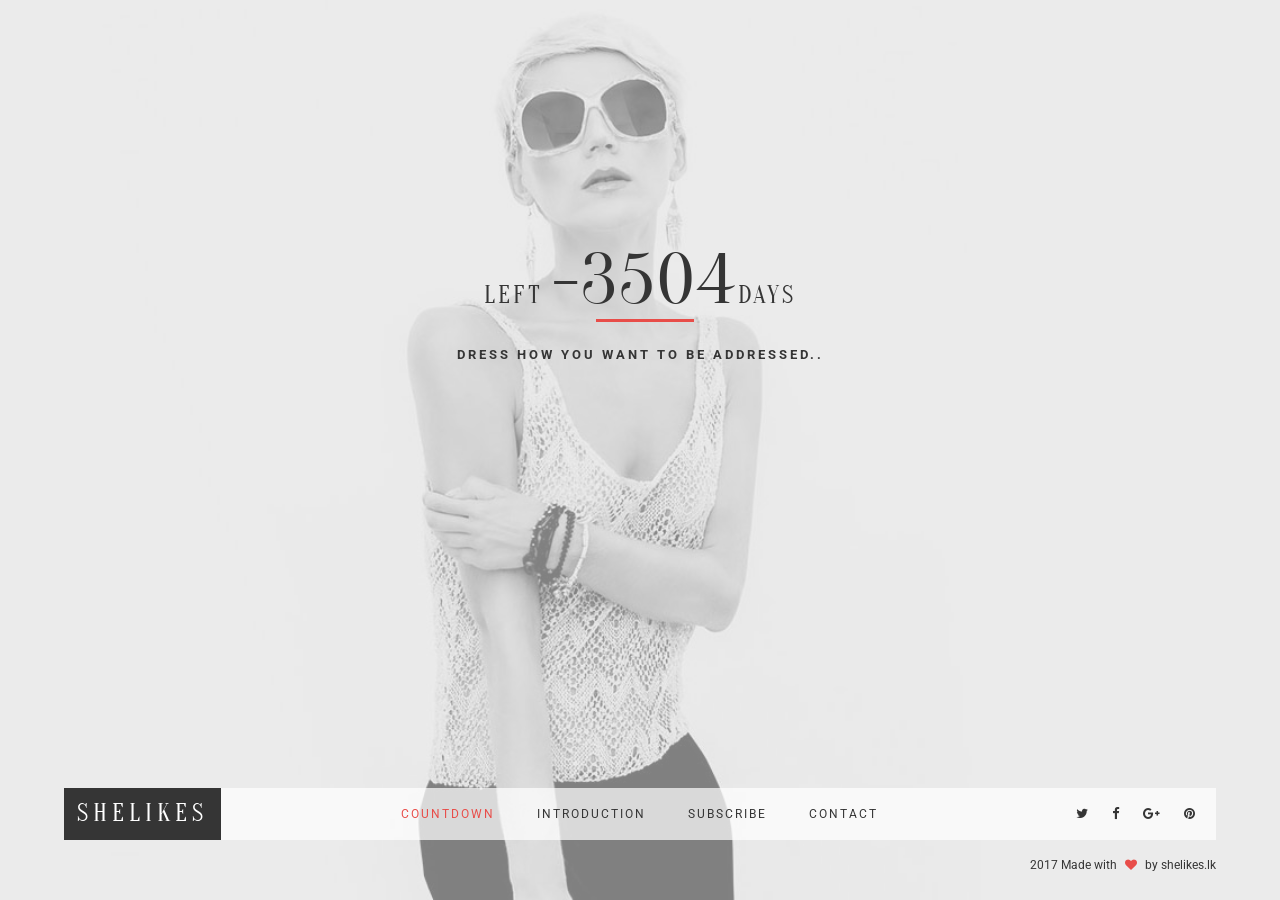
<file: index.html>
<!DOCTYPE HTML>

<html>
<head>
<meta name="viewport" content="width=device-width, initial-scale=1, maximum-scale=1" />
<meta charset="utf-8">

<!-- Description, Keywords and Author -->

<meta name="description" content="">
<meta name="author" content="">
<title>:: Shelikes ::</title>
<link rel="shortcut icon" href="images/favicon.ico" type="image/x-icon">

<!-- style -->

<link href="css/style.css" rel="stylesheet">

<!-- style -->

<!-- bootstrap -->

<link href="css/bootstrap.min.css" rel="stylesheet">

<!-- responsive -->

<link href="css/responsive.css" rel="stylesheet">

<!-- font-awesome -->

<link href="css/font-awesome.min.css" rel="stylesheet">

<!-- font-awesome -->

</head>

<body>

<!-- main-wrapper-iamge -->

<main id="main" role="main-wrapper-iamge">
  <div class="over-bg-color"> 
    
    <!-- container -->
    
    <div class="container"> 
      
      <!-- tab-content -->
      
      <div class="tab-content text-center"> 
        
        <!-- Countdown -->
        
        <section id="home" class="tab-pane fade in active">
          <article role="countdown" class="countdown-pan">
            <div id="countdown" class="text-center"></div>
            <p>Dress how you want to be addressed..</p>
          </article>
        </section>
        
        <!-- Countdown --> 
        
        <!-- introduction -->
        
        <section id="menu1" class="tab-pane fade">
          <article role="introduction" class="introduction-pan">
            <header class="page-title">
              <h2>Our Introduction</h2>
            </header>
            <p>At shelikes, WE ARE COMMITTED TO BEING the LEADER IN THE women's FASHION INDUSTRY in town  </br>
We deliver products and services of uncompromising quality and integrity consistent with our brand and our image. </br>
We are committed to listening and responding to the needs of our customers, associates, and business partners, and to honoring their individual values. </p>
            
            <!-- services -->
            
            <ul role="services">
              <li> <i class="fa fa-shopping-bag" aria-hidden="true"></i>
                <h6>apparels</h6>
                <p>Shop to be on trend, styled with elegance <br/>
                 and have a collection to fit any</p>
              </li>
              <li> <i class="fa fa-shopping-bag" aria-hidden="true"></i>
                <h6>accessories</h6>
                <p>shop a great selection of accessories <br/>
                and designer bags, clutches…</p>
              </li>
              <li> <i class="fa fa-shopping-bag" aria-hidden="true"></i>
                <h6>Foot wear </h6>
                <p>Shop our selection of most fashionable Footwear <br/>
                 including boots and shoes</p>
              </li>
            </ul>
            
            <!-- services --> 
            
          </article>
        </section>
        
        <!-- introduction --> 
        
        <!-- Subscribe -->
        
        <section id="menu2" class="tab-pane fade">
          <article role="subscribe" class="subscribe-pan">
            <header class="page-title">
              <h2>Subscribe to Us</h2>
            </header>
            <div class="ntify_form">
              <form method="post" action="php/subscribe.php" name="subscribeform" id="subscribeform">
                <input name="email" type="email" id="subemail" placeholder="Enter Your Email...">
                <label>
                  <input name="" type="submit" class="button-icon">
                  <i class="fa fa-paper-plane" aria-hidden="true"></i> </label>
              </form>
              
              <!-- subscribe message -->
              
              <div id="mesaj"></div>
              
              <!-- subscribe message --> 
              
            </div>
            <p>Please enter your email below and we'll let you know once<br/>
              we're up and running.</p>
          </article>
        </section>
        
        <!-- Subscribe --> 
        
        <!-- Contact -->
        
        <section id="menu3" class="tab-pane fade">
          <article role="contact" class="contact-pan">
            <header class="page-title">
              <h2>Stay in touch with us</h2>
            </header>
            <h3><a href="mailto:Contact@shelikes.lk">Contact @ shelikes.lk</a></h3>
            <ul>
              <li><i class="fa fa-map-marker" aria-hidden="true"></i> 
99 Hospital Rd, Kalubowila Dehiwala Sri lanka</li>
              <li><i class="fa fa-phone" aria-hidden="true"></i> <a href="tel:1-212-290-4700">+94-77-7477-337</a></li>
            </ul>
          </article>
        </section>
      </div>
      
      <!-- tab-content --> 
      
    </div>
    
    <!-- container --> 
    
    <!-- header -->
    
    <header role="header">
      <hgroup> 
        
        <!-- logog -->
        
        <h1> <a href="#" title="Shelikes">Shelikes</a> </h1>
        
        <!-- logog --> 
        
        <!-- nav -->
        
        <nav role="nav" id="header-nav" class="nav navy">
          <ul class="nav nav-tabs">
            <li class="active"><a data-toggle="tab" href="#home" title="Countdown">Countdown</a></li>
            <li><a data-toggle="tab" href="#menu1" title="Introduction">introduction</a></li>
            <li><a data-toggle="tab" href="#menu2" title="Subscribe">Subscribe</a></li>
            <li><a data-toggle="tab" href="#menu3" title="Contact">Contact</a></li>
          </ul>
          <div role="socil-icons" class="mobile-social">
            <li><a href="#" target="_blank" title="twitter"><i class="fa fa-twitter" aria-hidden="true"></i></a></li>
            <li><a href="#" target="_blank" title="facebook"><i class="fa fa-facebook" aria-hidden="true"></i></a></li>
            <li><a href="#" target="_blank" title="google-plus"><i class="fa fa-google-plus" aria-hidden="true"></i></a></li>
            <li><a href="#" target="_blank" title="pinterest"><i class="fa fa-pinterest" aria-hidden="true"></i></a></li>
          </div>
        </nav>
        
        <!-- nav --> 
        
        <!-- Socil Icon -->
        
        <ul role="socil-icons" class="desk-social">
          <li><a href="#" target="_blank" title="twitter"><i class="fa fa-twitter" aria-hidden="true"></i></a></li>
          <li><a href="https://www.facebook.com/Shelikes-784633324918705/" target="_blank" title="facebook"><i class="fa fa-facebook" aria-hidden="true"></i></a></li>
          <li><a href="#" target="_blank" title="google-plus"><i class="fa fa-google-plus" aria-hidden="true"></i></a></li>
          <li><a href="#" target="_blank" title="pinterest"><i class="fa fa-pinterest" aria-hidden="true"></i></a></li>
        </ul>
        
        <!-- Socil Icon --> 
        
      </hgroup>
      <footer class="desk">
        <p> 2017 Made with <i class="fa fa-heart" aria-hidden="true"></i> by shelikes.lk</p>
      </footer>
    </header>
    
    <!-- header -->
    
    <footer class="mobile">
      <p>2017 Made with  <i class="fa fa-heart" aria-hidden="true"></i>  by shelikes.lk</p>
    </footer>
  </div>
</main>

<!-- jQuery (necessary for Bootstrap's JavaScript plugins) --> 

<script src="js/jquery.min.js" type="text/javascript"></script> 

<!-- custom --> 

<script src="js/custom.js" type="text/javascript"></script> 
<script src="js/nav-custom.js" type="text/javascript"></script> 

<!-- Include all compiled plugins (below), or include individual files as needed --> 

<script src="js/bootstrap.min.js" type="text/javascript"></script> 

<!-- jquery.countdown --> 

<script src="js/countdown-js.js" type="text/javascript"></script> 
<script src="js/html5shiv.js" type="text/javascript"></script>
</body>
</html>
</file>
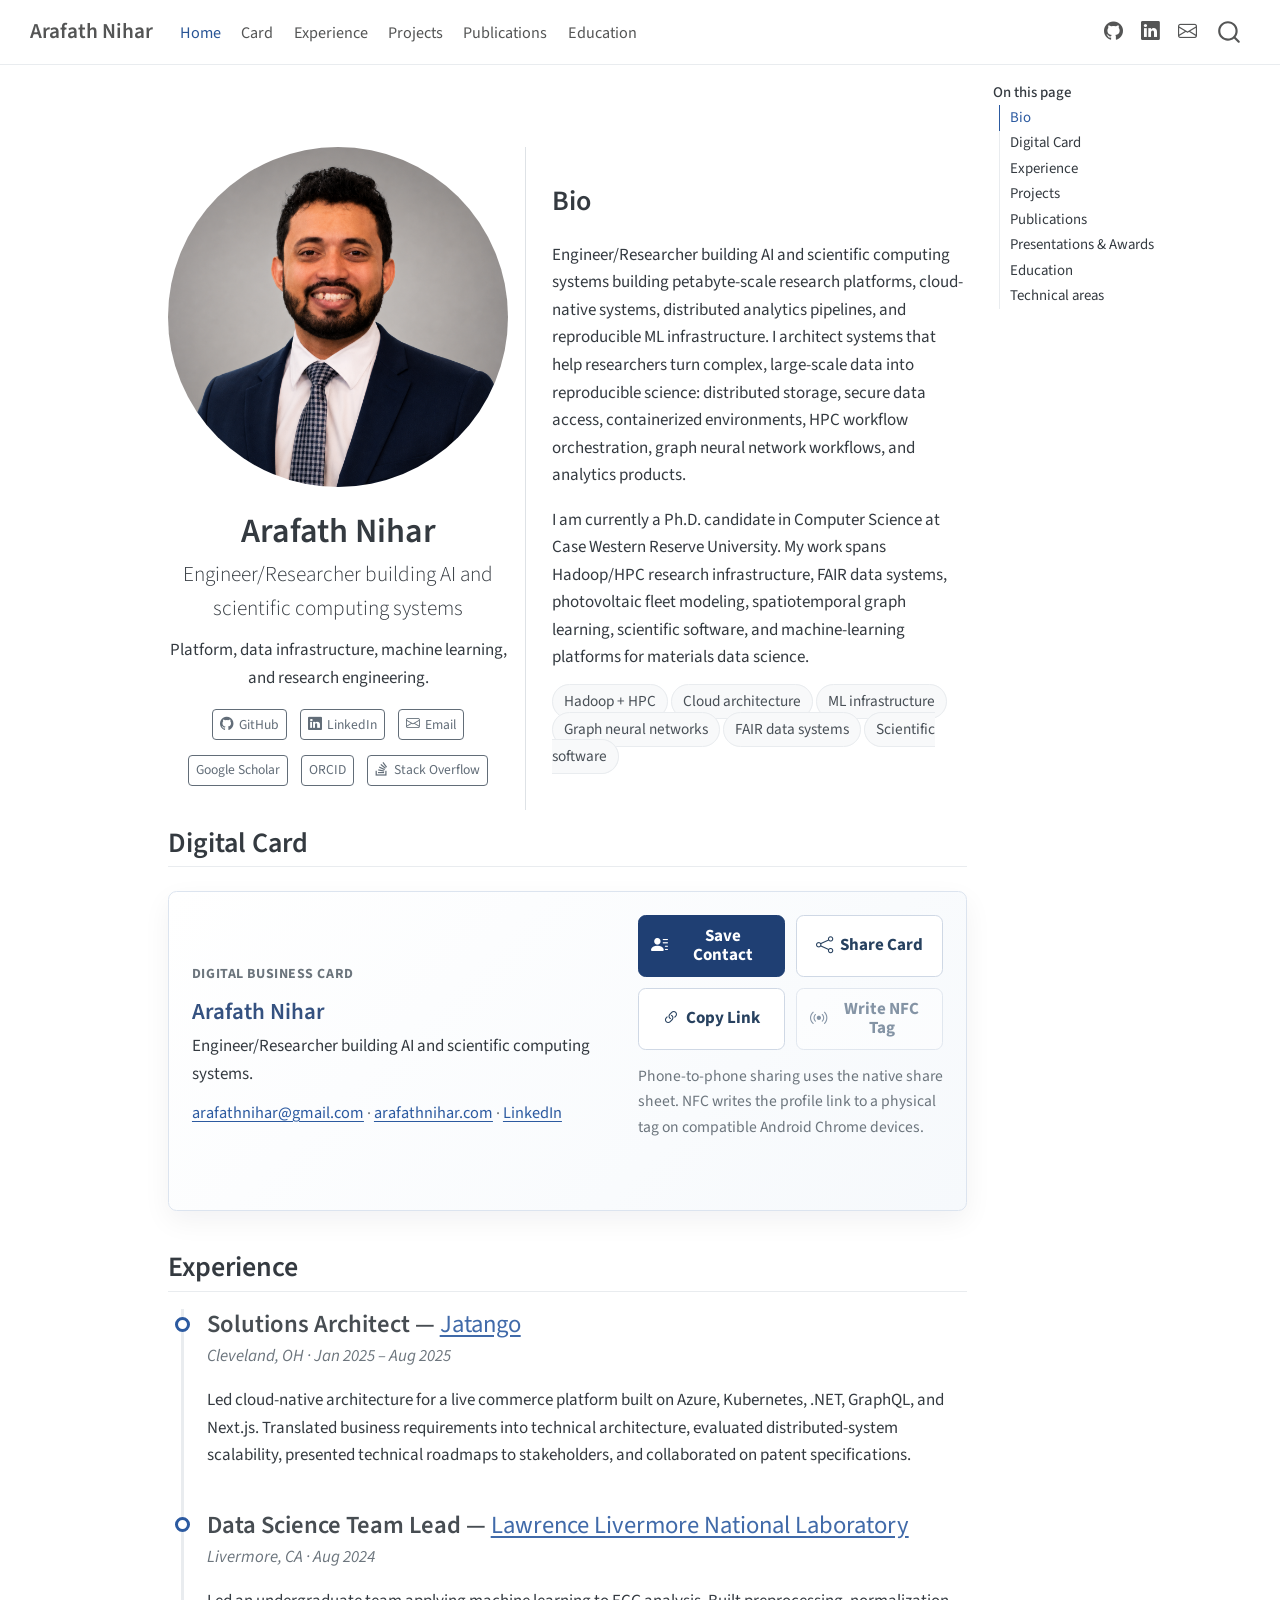
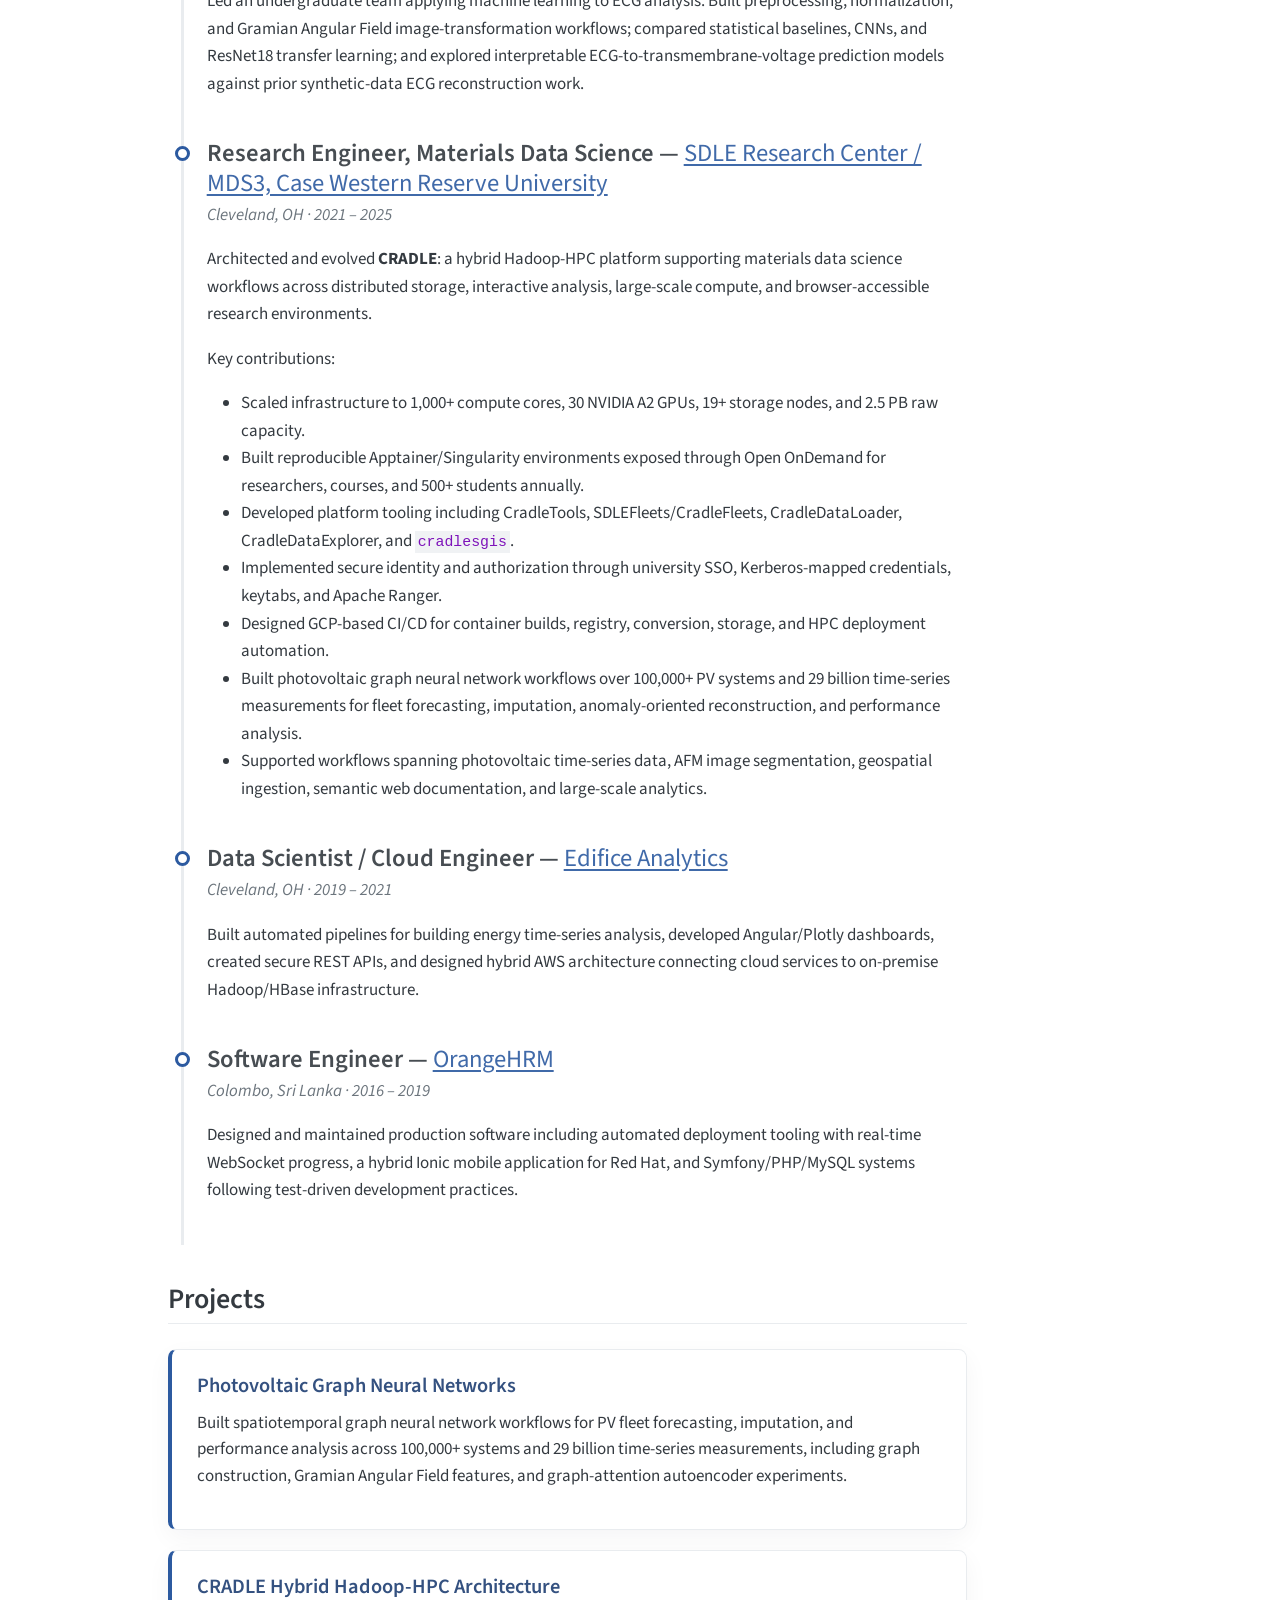
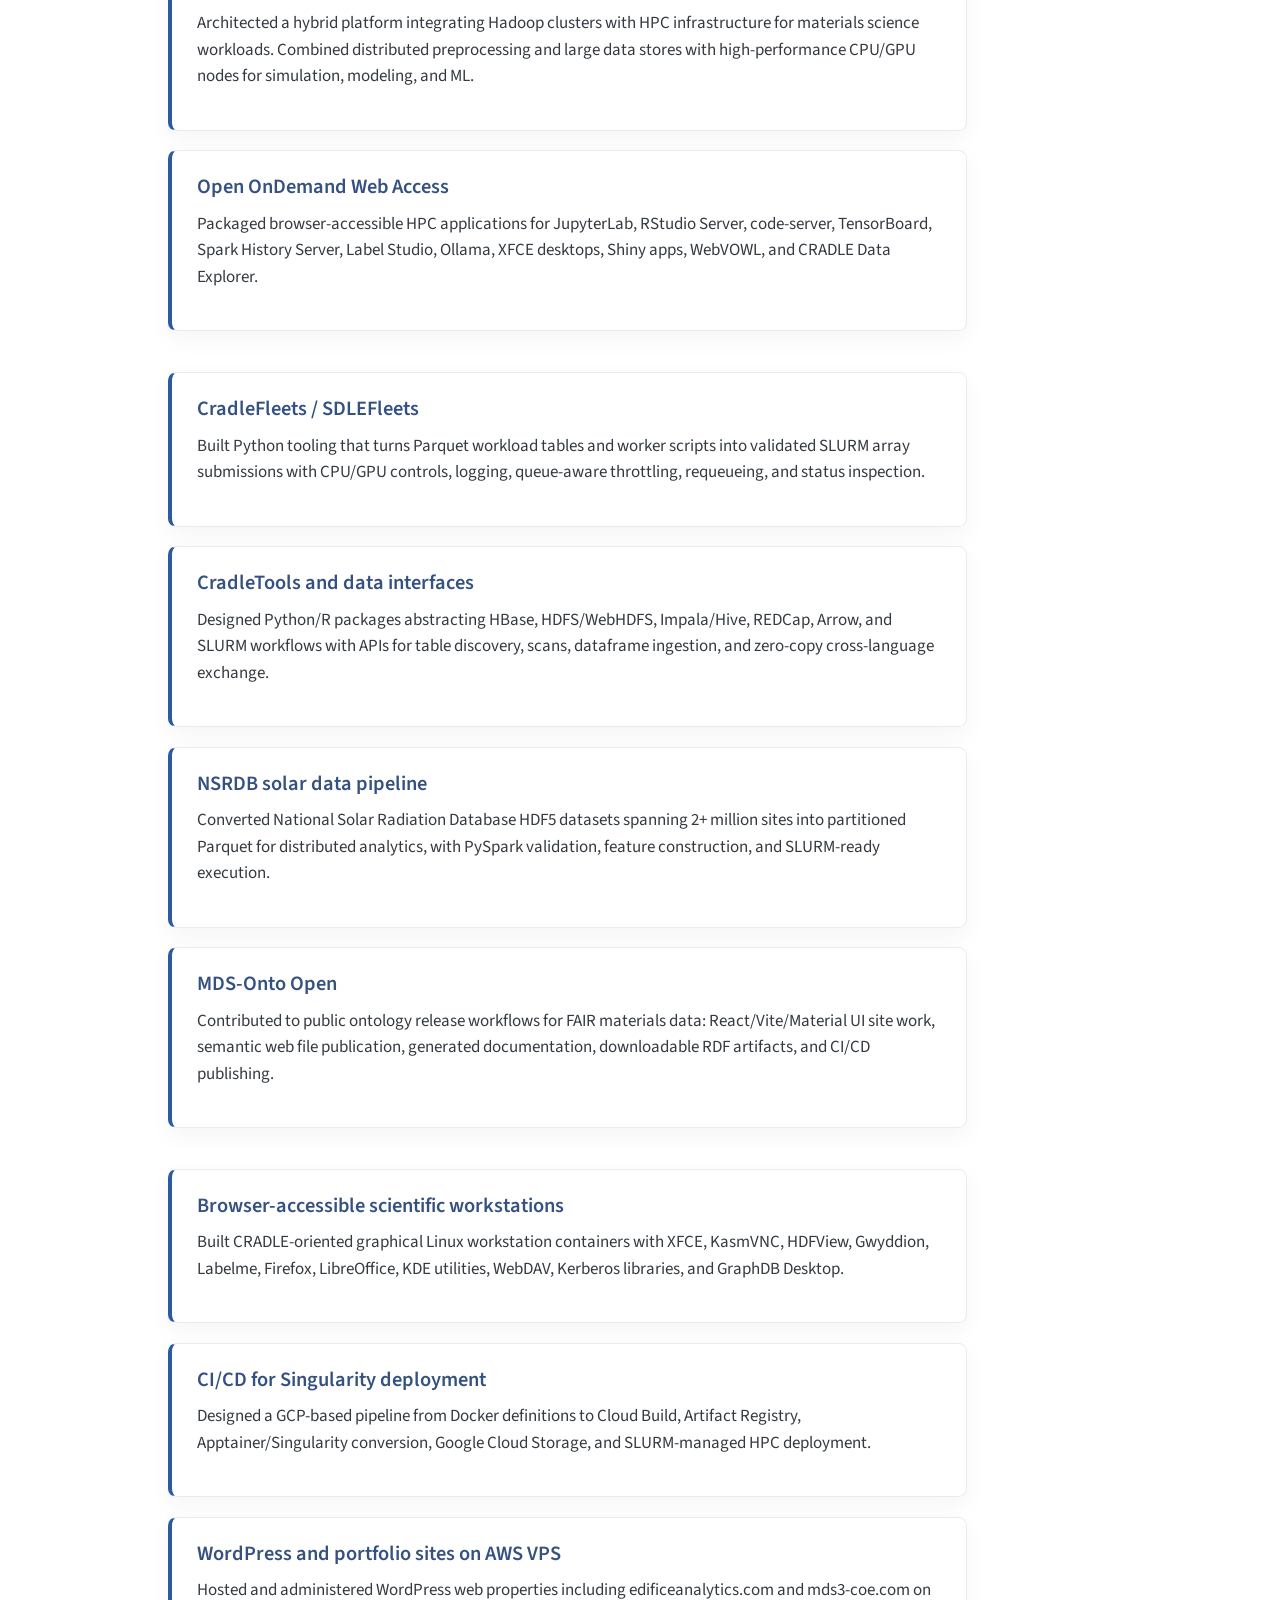
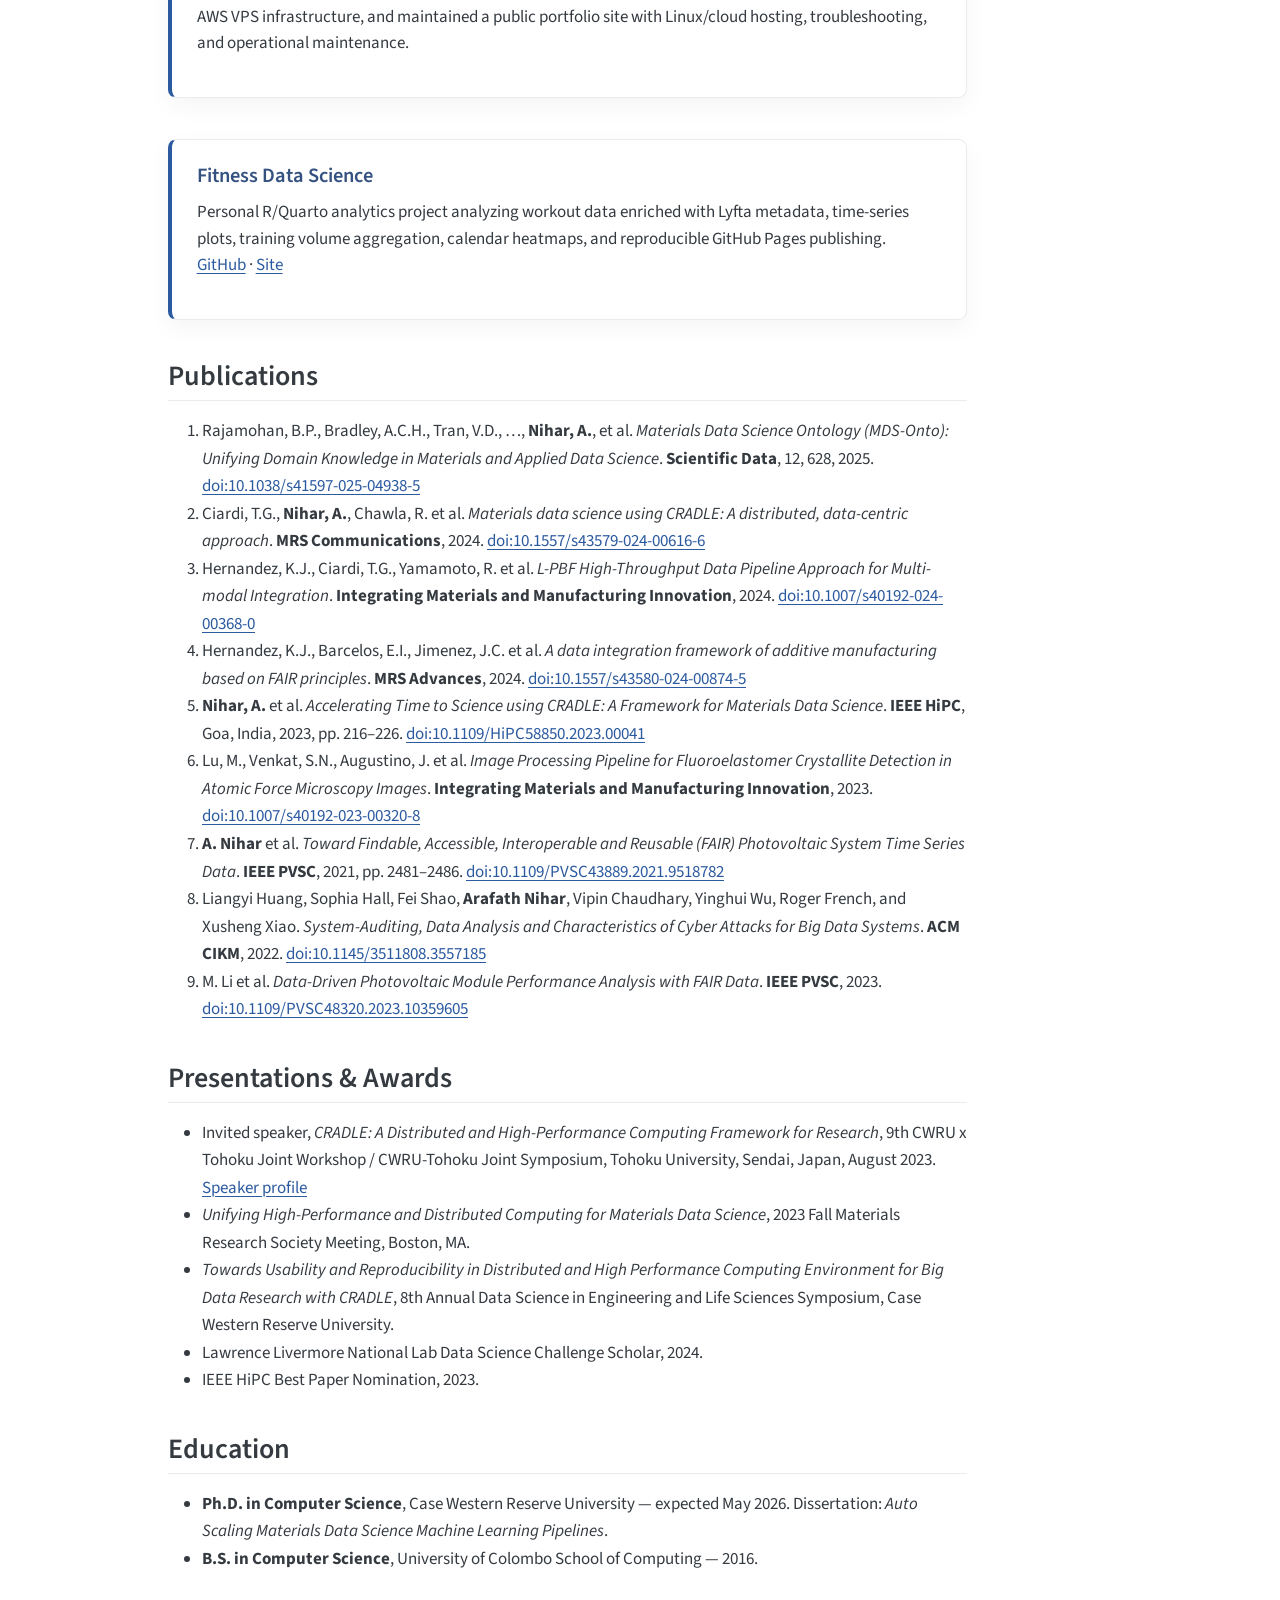
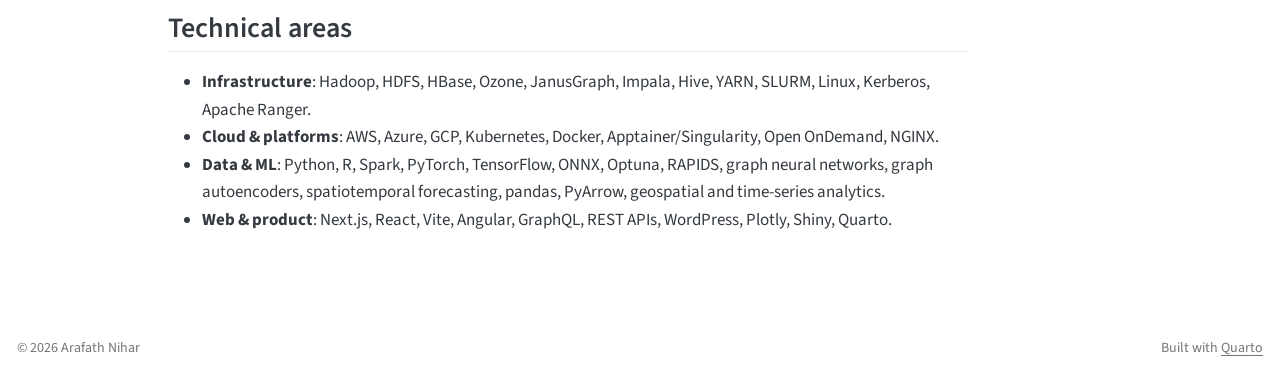
<file: docs/index.html>
<!DOCTYPE html>
<html xmlns="http://www.w3.org/1999/xhtml" lang="en" xml:lang="en"><head>

<meta charset="utf-8">
<meta name="generator" content="quarto-1.9.37">

<meta name="viewport" content="width=device-width, initial-scale=1.0, user-scalable=yes">

<meta name="description" content="Platform, data infrastructure, machine learning, and research engineering.">

<title>Arafath Nihar</title>
<style>
/* Default styles provided by pandoc.
** See https://pandoc.org/MANUAL.html#variables-for-html for config info.
*/
code{white-space: pre-wrap;}
span.smallcaps{font-variant: small-caps;}
div.columns{display: flex; gap: min(4vw, 1.5em);}
div.column{flex: auto; overflow-x: auto;}
div.hanging-indent{margin-left: 1.5em; text-indent: -1.5em;}
ul.task-list{list-style: none;}
ul.task-list li input[type="checkbox"] {
  width: 0.8em;
  margin: 0 0.8em 0.2em -1em; /* quarto-specific, see https://github.com/quarto-dev/quarto-cli/issues/4556 */ 
  vertical-align: middle;
}
</style>


<script src="site_libs/quarto-nav/quarto-nav.js"></script>
<script src="site_libs/clipboard/clipboard.min.js"></script>
<script src="site_libs/quarto-search/autocomplete.umd.js"></script>
<script src="site_libs/quarto-search/fuse.min.js"></script>
<script src="site_libs/quarto-search/quarto-search.js"></script>
<meta name="quarto:offset" content="./">
<script src="site_libs/quarto-html/quarto.js" type="module"></script>
<script src="site_libs/quarto-html/tabsets/tabsets.js" type="module"></script>
<script src="site_libs/quarto-html/popper.min.js"></script>
<script src="site_libs/quarto-html/tippy.umd.min.js"></script>
<link href="site_libs/quarto-html/tippy.css" rel="stylesheet">
<link href="site_libs/quarto-html/quarto-syntax-highlighting-7f8f88aac4f3542376d5c11b86a4c14d.css" rel="stylesheet" id="quarto-text-highlighting-styles">
<script src="site_libs/bootstrap/bootstrap.min.js"></script>
<link href="site_libs/bootstrap/bootstrap-icons.css" rel="stylesheet">
<link href="site_libs/bootstrap/bootstrap-daada99a7e70b992c48f6e0e5c533939.min.css" rel="stylesheet" append-hash="true" id="quarto-bootstrap" data-mode="light">
<script id="quarto-search-options" type="application/json">{
  "location": "navbar",
  "copy-button": false,
  "collapse-after": 3,
  "panel-placement": "end",
  "type": "overlay",
  "limit": 50,
  "keyboard-shortcut": [
    "f",
    "/",
    "s"
  ],
  "show-item-context": false,
  "language": {
    "search-no-results-text": "No results",
    "search-matching-documents-text": "matching documents",
    "search-copy-link-title": "Copy link to search",
    "search-hide-matches-text": "Hide additional matches",
    "search-more-match-text": "more match in this document",
    "search-more-matches-text": "more matches in this document",
    "search-clear-button-title": "Clear",
    "search-text-placeholder": "",
    "search-detached-cancel-button-title": "Cancel",
    "search-submit-button-title": "Submit",
    "search-label": "Search"
  }
}</script>
<style>html{ scroll-behavior: smooth; }</style>
<meta name="author" content="Arafath Nihar">
<meta name="keywords" content="Data Infrastructure, Platform Engineering, Machine Learning Operations, MLOps, HPC, Hadoop, Portfolio, Data Engineering, Case Western Reserve University, Computer Science">
<script type="application/ld+json">
{
  "@context": "https://schema.org",
  "@graph": [
    {
      "@type": "ProfilePage",
      "@id": "https://arafathnihar.com/#profilepage",
      "url": "https://arafathnihar.com/",
      "name": "Arafath Nihar",
      "headline": "Arafath Nihar - Engineer/Researcher building AI and scientific computing systems",
      "description": "Portfolio and profile page for Arafath Nihar, a platform, data infrastructure, machine learning, and research engineer building petabyte-scale research platforms, cloud-native systems, distributed analytics pipelines, and reproducible ML infrastructure.",
      "inLanguage": "en-US",
      "isPartOf": {
        "@id": "https://arafathnihar.com/#website"
      },
      "mainEntity": {
        "@id": "https://arafathnihar.com/#person"
      },
      "about": {
        "@id": "https://arafathnihar.com/#person"
      },
      "author": {
        "@id": "https://arafathnihar.com/#person"
      },
      "creator": {
        "@id": "https://arafathnihar.com/#person"
      },
      "copyrightHolder": {
        "@id": "https://arafathnihar.com/#person"
      },
      "copyrightYear": 2026,
      "dateCreated": "2026-05-11T13:15:59-04:00",
      "dateModified": "2026-05-13T00:00:00-04:00",
      "primaryImageOfPage": {
        "@id": "https://arafathnihar.com/#primaryimage"
      },
      "image": {
        "@id": "https://arafathnihar.com/#primaryimage"
      },
      "thumbnailUrl": "https://arafathnihar.com/arafathnihar.png",
      "breadcrumb": {
        "@id": "https://arafathnihar.com/#breadcrumb"
      },
      "keywords": [
        "platform engineering",
        "data infrastructure",
        "machine learning engineering",
        "research engineering",
        "HPC",
        "Hadoop",
        "cloud architecture",
        "distributed analytics",
        "graph neural networks",
        "FAIR data systems",
        "photovoltaic data science"
      ],
      "significantLink": [
        "https://arafathnihar.com/#bio",
        "https://arafathnihar.com/#experience",
        "https://arafathnihar.com/#projects",
        "https://arafathnihar.com/#publications",
        "https://arafathnihar.com/#education",
        "https://github.com/arafathnihar",
        "https://www.linkedin.com/in/arafathnihar/",
        "https://scholar.google.com/citations?user=2fRpAloAAAAJ&hl=en",
        "https://orcid.org/0000-0003-4826-290X",
        "https://stackoverflow.com/users/3644689/arafath-nihar"
      ],
      "hasPart": [
        {
          "@id": "https://arafathnihar.com/#project-photovoltaic-gnn"
        },
        {
          "@id": "https://arafathnihar.com/#project-cradle-architecture"
        },
        {
          "@id": "https://arafathnihar.com/#project-open-ondemand"
        },
        {
          "@id": "https://arafathnihar.com/#project-cradlefleets"
        },
        {
          "@id": "https://arafathnihar.com/#project-cradletools"
        },
        {
          "@id": "https://arafathnihar.com/#project-nsrdb-pipeline"
        },
        {
          "@id": "https://arafathnihar.com/#project-mds-onto-open"
        },
        {
          "@id": "https://arafathnihar.com/#project-scientific-workstations"
        },
        {
          "@id": "https://arafathnihar.com/#project-singularity-cicd"
        },
        {
          "@id": "https://arafathnihar.com/#project-wordpress-aws"
        },
        {
          "@id": "https://arafathnihar.com/#project-fitness-data-science"
        },
        {
          "@id": "https://arafathnihar.com/#publication-mds-onto"
        },
        {
          "@id": "https://arafathnihar.com/#publication-cradle-mrs"
        },
        {
          "@id": "https://arafathnihar.com/#publication-lpbf-pipeline"
        },
        {
          "@id": "https://arafathnihar.com/#publication-fair-additive-manufacturing"
        },
        {
          "@id": "https://arafathnihar.com/#publication-cradle-hipc"
        },
        {
          "@id": "https://arafathnihar.com/#publication-afm-image-processing"
        },
        {
          "@id": "https://arafathnihar.com/#publication-fair-pv-timeseries"
        },
        {
          "@id": "https://arafathnihar.com/#publication-cyber-attacks-big-data"
        },
        {
          "@id": "https://arafathnihar.com/#publication-pv-module-performance"
        }
      ]
    },
    {
      "@type": "WebSite",
      "@id": "https://arafathnihar.com/#website",
      "url": "https://arafathnihar.com/",
      "name": "Arafath Nihar",
      "description": "Platform, data infrastructure, machine learning, and research engineering.",
      "inLanguage": "en-US",
      "publisher": {
        "@id": "https://arafathnihar.com/#person"
      }
    },
    {
      "@type": "ImageObject",
      "@id": "https://arafathnihar.com/#primaryimage",
      "url": "https://arafathnihar.com/arafathnihar.png",
      "contentUrl": "https://arafathnihar.com/arafathnihar.png",
      "encodingFormat": "image/png",
      "width": 1254,
      "height": 1254,
      "caption": "Arafath Nihar"
    },
    {
      "@type": "BreadcrumbList",
      "@id": "https://arafathnihar.com/#breadcrumb",
      "itemListElement": [
        {
          "@type": "ListItem",
          "position": 1,
          "name": "Home",
          "item": "https://arafathnihar.com/"
        }
      ]
    },
    {
      "@type": "Person",
      "@id": "https://arafathnihar.com/#person",
      "name": "Arafath Nihar",
      "givenName": "Arafath",
      "familyName": "Nihar",
      "alternateName": [
        "arafathnihar",
        "A. Nihar"
      ],
      "identifier": [
        {
          "@type": "PropertyValue",
          "propertyID": "ORCID",
          "value": "0000-0003-4826-290X",
          "url": "https://orcid.org/0000-0003-4826-290X"
        },
        {
          "@type": "PropertyValue",
          "propertyID": "Google Scholar",
          "value": "2fRpAloAAAAJ",
          "url": "https://scholar.google.com/citations?user=2fRpAloAAAAJ&hl=en"
        },
        {
          "@type": "PropertyValue",
          "propertyID": "Stack Overflow",
          "value": "3644689",
          "url": "https://stackoverflow.com/users/3644689/arafath-nihar"
        }
      ],
      "description": "Engineer/Researcher building AI and scientific computing systems building petabyte-scale research platforms, cloud-native systems, distributed analytics pipelines, and reproducible ML infrastructure.",
      "disambiguatingDescription": "Engineer/Researcher building AI and scientific computing systems and Ph.D. candidate in Computer Science at Case Western Reserve University.",
      "url": "https://arafathnihar.com/",
      "mainEntityOfPage": {
        "@id": "https://arafathnihar.com/#profilepage"
      },
      "image": {
        "@id": "https://arafathnihar.com/#primaryimage"
      },
      "email": "mailto:arafathnihar@gmail.com",
      "sameAs": [
        "https://github.com/arafathnihar",
        "https://www.linkedin.com/in/arafathnihar/",
        "https://scholar.google.com/citations?user=2fRpAloAAAAJ&hl=en",
        "https://orcid.org/0000-0003-4826-290X",
        "https://stackoverflow.com/users/3644689/arafath-nihar"
      ],
      "jobTitle": [
        "Platform Engineer",
        "Data Infrastructure Engineer",
        "Machine Learning Engineer",
        "Research Engineer",
        "Ph.D. Candidate in Computer Science"
      ],
      "contactPoint": {
        "@type": "ContactPoint",
        "contactType": "professional inquiries",
        "email": "arafathnihar@gmail.com",
        "url": "mailto:arafathnihar@gmail.com"
      },
      "affiliation": [
        {
          "@id": "https://arafathnihar.com/#organization-case-western-reserve-university"
        },
        {
          "@id": "https://arafathnihar.com/#organization-sdle-research-center"
        },
        {
          "@id": "https://arafathnihar.com/#organization-mds3"
        }
      ],
      "alumniOf": [
        {
          "@id": "https://arafathnihar.com/#organization-university-of-colombo-school-of-computing"
        }
      ],
      "hasCredential": [
        {
          "@type": "EducationalOccupationalCredential",
          "name": "B.S. in Computer Science",
          "credentialCategory": "degree",
          "educationalLevel": "Bachelor's degree",
          "recognizedBy": {
            "@id": "https://arafathnihar.com/#organization-university-of-colombo-school-of-computing"
          }
        }
      ],
      "hasOccupation": [
        {
          "@type": "Occupation",
          "name": "Platform Engineer",
          "description": "Builds cloud-native systems, distributed research platforms, and browser-accessible scientific computing environments."
        },
        {
          "@type": "Occupation",
          "name": "Data Infrastructure Engineer",
          "description": "Architects data platforms, distributed storage, secure data access, analytics pipelines, and FAIR data systems."
        },
        {
          "@type": "Occupation",
          "name": "Machine Learning Engineer",
          "description": "Builds reproducible machine-learning infrastructure, graph neural network workflows, and time-series analytics systems."
        }
      ],
      "knowsAbout": [
        "Platform engineering",
        "Data infrastructure",
        "Machine learning operations",
        "High performance computing",
        "Hadoop",
        "HDFS",
        "HBase",
        "Ozone",
        "JanusGraph",
        "Impala",
        "Hive",
        "YARN",
        "SLURM",
        "Linux",
        "Kerberos",
        "Apache Ranger",
        "AWS",
        "Azure",
        "Google Cloud Platform",
        "Kubernetes",
        "Docker",
        "Apptainer",
        "Singularity",
        "Open OnDemand",
        "NGINX",
        "Python",
        "R",
        "Spark",
        "PyTorch",
        "TensorFlow",
        "ONNX",
        "Optuna",
        "RAPIDS",
        "Graph neural networks",
        "Graph autoencoders",
        "Spatiotemporal forecasting",
        "Pandas",
        "PyArrow",
        "Geospatial analytics",
        "Time-series analytics",
        "Next.js",
        "React",
        "Vite",
        "Angular",
        "GraphQL",
        "REST APIs",
        "WordPress",
        "Plotly",
        "Shiny",
        "Quarto"
      ],
      "skills": [
        "Distributed storage architecture",
        "Secure research data access",
        "Containerized research environments",
        "HPC workflow orchestration",
        "Cloud architecture",
        "CI/CD for scientific software",
        "Machine-learning platform engineering",
        "Photovoltaic fleet modeling",
        "FAIR data system design",
        "Scientific software engineering",
        "Semantic web documentation"
      ],
      "award": [
        "Lawrence Livermore National Lab Data Science Challenge Scholar, 2024",
        "IEEE HiPC Best Paper Nomination, 2023"
      ],
      "memberOf": [
        {
          "@id": "https://arafathnihar.com/#organization-case-western-reserve-university"
        }
      ],
      "subjectOf": [
        {
          "@type": "WebPage",
          "name": "CWRU-Tohoku Joint Workshop speaker profile",
          "url": "https://sites.google.com/view/cwru-tohoku-joint-workshop/speakers/nihar"
        }
      ]
    },
    {
      "@type": [
        "CollegeOrUniversity",
        "Organization"
      ],
      "@id": "https://arafathnihar.com/#organization-case-western-reserve-university",
      "name": "Case Western Reserve University",
      "url": "https://case.edu/"
    },
    {
      "@type": "Organization",
      "@id": "https://arafathnihar.com/#organization-sdle-research-center",
      "name": "SDLE Research Center",
      "url": "https://engineering.case.edu/centers/sdle",
      "parentOrganization": {
        "@id": "https://arafathnihar.com/#organization-case-western-reserve-university"
      }
    },
    {
      "@type": "Organization",
      "@id": "https://arafathnihar.com/#organization-mds3",
      "name": "MDS3",
      "url": "https://engineering.case.edu/centers/sdle",
      "parentOrganization": {
        "@id": "https://arafathnihar.com/#organization-sdle-research-center"
      }
    },
    {
      "@type": [
        "CollegeOrUniversity",
        "Organization"
      ],
      "@id": "https://arafathnihar.com/#organization-university-of-colombo-school-of-computing",
      "name": "University of Colombo School of Computing",
      "url": "https://ucsc.cmb.ac.lk/"
    },
    {
      "@type": "Organization",
      "@id": "https://arafathnihar.com/#organization-jatango",
      "name": "Jatango",
      "url": "http://jatango.com"
    },
    {
      "@type": "Organization",
      "@id": "https://arafathnihar.com/#organization-lawrence-livermore-national-laboratory",
      "name": "Lawrence Livermore National Laboratory",
      "url": "https://www.llnl.gov/"
    },
    {
      "@type": "Organization",
      "@id": "https://arafathnihar.com/#organization-edifice-analytics",
      "name": "Edifice Analytics",
      "url": "https://edificeanalytics.com/"
    },
    {
      "@type": "Organization",
      "@id": "https://arafathnihar.com/#organization-orangehrm",
      "name": "OrangeHRM",
      "url": "https://www.orangehrm.com/"
    },
    {
      "@type": "CreativeWork",
      "@id": "https://arafathnihar.com/#project-photovoltaic-gnn",
      "name": "Photovoltaic Graph Neural Networks",
      "description": "Spatiotemporal graph neural network workflows for PV fleet forecasting, imputation, and performance analysis across 100,000+ systems and 29 billion time-series measurements.",
      "creator": {
        "@id": "https://arafathnihar.com/#person"
      },
      "about": [
        "photovoltaic fleet forecasting",
        "graph neural networks",
        "time-series imputation",
        "graph-attention autoencoders"
      ]
    },
    {
      "@type": "CreativeWork",
      "@id": "https://arafathnihar.com/#project-cradle-architecture",
      "name": "CRADLE Hybrid Hadoop-HPC Architecture",
      "description": "Hybrid platform integrating Hadoop clusters with HPC infrastructure for materials science workloads, distributed preprocessing, large data stores, and high-performance CPU/GPU computing.",
      "creator": {
        "@id": "https://arafathnihar.com/#person"
      },
      "about": [
        "Hadoop",
        "HPC",
        "materials data science",
        "distributed storage",
        "research infrastructure"
      ]
    },
    {
      "@type": "CreativeWork",
      "@id": "https://arafathnihar.com/#project-open-ondemand",
      "name": "Open OnDemand Web Access",
      "description": "Browser-accessible HPC applications for JupyterLab, RStudio Server, code-server, TensorBoard, Spark History Server, Label Studio, Ollama, XFCE desktops, Shiny apps, WebVOWL, and CRADLE Data Explorer.",
      "creator": {
        "@id": "https://arafathnihar.com/#person"
      },
      "about": [
        "Open OnDemand",
        "HPC applications",
        "research computing",
        "interactive science platforms"
      ]
    },
    {
      "@type": "SoftwareSourceCode",
      "@id": "https://arafathnihar.com/#project-cradlefleets",
      "name": "CradleFleets / SDLEFleets",
      "description": "Python tooling that turns Parquet workload tables and worker scripts into validated SLURM array submissions with CPU/GPU controls, logging, queue-aware throttling, requeueing, and status inspection.",
      "programmingLanguage": "Python",
      "creator": {
        "@id": "https://arafathnihar.com/#person"
      },
      "runtimePlatform": "SLURM"
    },
    {
      "@type": "SoftwareSourceCode",
      "@id": "https://arafathnihar.com/#project-cradletools",
      "name": "CradleTools and data interfaces",
      "description": "Python/R packages abstracting HBase, HDFS/WebHDFS, Impala/Hive, REDCap, Arrow, and SLURM workflows with APIs for table discovery, scans, dataframe ingestion, and zero-copy cross-language exchange.",
      "programmingLanguage": [
        "Python",
        "R"
      ],
      "creator": {
        "@id": "https://arafathnihar.com/#person"
      }
    },
    {
      "@type": "CreativeWork",
      "@id": "https://arafathnihar.com/#project-nsrdb-pipeline",
      "name": "NSRDB solar data pipeline",
      "description": "Pipeline converting National Solar Radiation Database HDF5 datasets spanning 2+ million sites into partitioned Parquet for distributed analytics, with PySpark validation, feature construction, and SLURM-ready execution.",
      "creator": {
        "@id": "https://arafathnihar.com/#person"
      },
      "about": [
        "NSRDB",
        "solar data",
        "HDF5",
        "Parquet",
        "PySpark",
        "SLURM"
      ]
    },
    {
      "@type": "CreativeWork",
      "@id": "https://arafathnihar.com/#project-mds-onto-open",
      "name": "MDS-Onto Open",
      "description": "Public ontology release workflows for FAIR materials data, including React/Vite/Material UI site work, semantic web file publication, generated documentation, downloadable RDF artifacts, and CI/CD publishing.",
      "creator": {
        "@id": "https://arafathnihar.com/#person"
      },
      "about": [
        "materials data science ontology",
        "FAIR data",
        "semantic web",
        "RDF",
        "CI/CD"
      ]
    },
    {
      "@type": "CreativeWork",
      "@id": "https://arafathnihar.com/#project-scientific-workstations",
      "name": "Browser-accessible scientific workstations",
      "description": "CRADLE-oriented graphical Linux workstation containers with XFCE, KasmVNC, HDFView, Gwyddion, Labelme, Firefox, LibreOffice, KDE utilities, WebDAV, Kerberos libraries, and GraphDB Desktop.",
      "creator": {
        "@id": "https://arafathnihar.com/#person"
      },
      "about": [
        "Linux workstations",
        "containers",
        "scientific software",
        "KasmVNC",
        "Kerberos"
      ]
    },
    {
      "@type": "CreativeWork",
      "@id": "https://arafathnihar.com/#project-singularity-cicd",
      "name": "CI/CD for Singularity deployment",
      "description": "GCP-based pipeline from Docker definitions to Cloud Build, Artifact Registry, Apptainer/Singularity conversion, Google Cloud Storage, and SLURM-managed HPC deployment.",
      "creator": {
        "@id": "https://arafathnihar.com/#person"
      },
      "about": [
        "Google Cloud Platform",
        "Cloud Build",
        "Artifact Registry",
        "Apptainer",
        "Singularity",
        "SLURM"
      ]
    },
    {
      "@type": "CreativeWork",
      "@id": "https://arafathnihar.com/#project-wordpress-aws",
      "name": "WordPress and portfolio sites on AWS VPS",
      "description": "Hosted and administered WordPress web properties including edificeanalytics.com and mds3-coe.com on AWS VPS infrastructure, plus public portfolio site maintenance.",
      "creator": {
        "@id": "https://arafathnihar.com/#person"
      },
      "about": [
        "WordPress",
        "AWS VPS",
        "Linux hosting",
        "site operations"
      ]
    },
    {
      "@type": "SoftwareSourceCode",
      "@id": "https://arafathnihar.com/#project-fitness-data-science",
      "name": "Fitness Data Science",
      "description": "Personal R/Quarto analytics project analyzing workout data enriched with Lyfta metadata, time-series plots, training volume aggregation, calendar heatmaps, and reproducible GitHub Pages publishing.",
      "url": "https://arafathnihar.github.io/fitness-data-science/",
      "codeRepository": "https://github.com/arafathnihar/fitness-data-science",
      "programmingLanguage": [
        "R",
        "Quarto"
      ],
      "creator": {
        "@id": "https://arafathnihar.com/#person"
      }
    },
    {
      "@type": "ScholarlyArticle",
      "@id": "https://arafathnihar.com/#publication-mds-onto",
      "headline": "Materials Data Science Ontology (MDS-Onto): Unifying Domain Knowledge in Materials and Applied Data Science",
      "name": "Materials Data Science Ontology (MDS-Onto): Unifying Domain Knowledge in Materials and Applied Data Science",
      "datePublished": "2025",
      "isPartOf": {
        "@type": "Periodical",
        "name": "Scientific Data"
      },
      "identifier": "doi:10.1038/s41597-025-04938-5",
      "url": "https://doi.org/10.1038/s41597-025-04938-5",
      "author": {
        "@id": "https://arafathnihar.com/#person"
      }
    },
    {
      "@type": "ScholarlyArticle",
      "@id": "https://arafathnihar.com/#publication-cradle-mrs",
      "headline": "Materials data science using CRADLE: A distributed, data-centric approach",
      "name": "Materials data science using CRADLE: A distributed, data-centric approach",
      "datePublished": "2024",
      "isPartOf": {
        "@type": "Periodical",
        "name": "MRS Communications"
      },
      "identifier": "doi:10.1557/s43579-024-00616-6",
      "url": "https://doi.org/10.1557/s43579-024-00616-6",
      "author": {
        "@id": "https://arafathnihar.com/#person"
      }
    },
    {
      "@type": "ScholarlyArticle",
      "@id": "https://arafathnihar.com/#publication-lpbf-pipeline",
      "headline": "L-PBF High-Throughput Data Pipeline Approach for Multi-modal Integration",
      "name": "L-PBF High-Throughput Data Pipeline Approach for Multi-modal Integration",
      "datePublished": "2024",
      "isPartOf": {
        "@type": "Periodical",
        "name": "Integrating Materials and Manufacturing Innovation"
      },
      "identifier": "doi:10.1007/s40192-024-00368-0",
      "url": "https://doi.org/10.1007/s40192-024-00368-0",
      "author": {
        "@id": "https://arafathnihar.com/#person"
      }
    },
    {
      "@type": "ScholarlyArticle",
      "@id": "https://arafathnihar.com/#publication-fair-additive-manufacturing",
      "headline": "A data integration framework of additive manufacturing based on FAIR principles",
      "name": "A data integration framework of additive manufacturing based on FAIR principles",
      "datePublished": "2024",
      "isPartOf": {
        "@type": "Periodical",
        "name": "MRS Advances"
      },
      "identifier": "doi:10.1557/s43580-024-00874-5",
      "url": "https://doi.org/10.1557/s43580-024-00874-5",
      "author": {
        "@id": "https://arafathnihar.com/#person"
      }
    },
    {
      "@type": "ScholarlyArticle",
      "@id": "https://arafathnihar.com/#publication-cradle-hipc",
      "headline": "Accelerating Time to Science using CRADLE: A Framework for Materials Data Science",
      "name": "Accelerating Time to Science using CRADLE: A Framework for Materials Data Science",
      "datePublished": "2023",
      "isPartOf": {
        "@type": "PublicationVolume",
        "name": "IEEE HiPC"
      },
      "identifier": "doi:10.1109/HiPC58850.2023.00041",
      "url": "https://doi.org/10.1109/HiPC58850.2023.00041",
      "author": {
        "@id": "https://arafathnihar.com/#person"
      }
    },
    {
      "@type": "ScholarlyArticle",
      "@id": "https://arafathnihar.com/#publication-afm-image-processing",
      "headline": "Image Processing Pipeline for Fluoroelastomer Crystallite Detection in Atomic Force Microscopy Images",
      "name": "Image Processing Pipeline for Fluoroelastomer Crystallite Detection in Atomic Force Microscopy Images",
      "datePublished": "2023",
      "isPartOf": {
        "@type": "Periodical",
        "name": "Integrating Materials and Manufacturing Innovation"
      },
      "identifier": "doi:10.1007/s40192-023-00320-8",
      "url": "https://doi.org/10.1007/s40192-023-00320-8",
      "author": {
        "@id": "https://arafathnihar.com/#person"
      }
    },
    {
      "@type": "ScholarlyArticle",
      "@id": "https://arafathnihar.com/#publication-fair-pv-timeseries",
      "headline": "Toward Findable, Accessible, Interoperable and Reusable (FAIR) Photovoltaic System Time Series Data",
      "name": "Toward Findable, Accessible, Interoperable and Reusable (FAIR) Photovoltaic System Time Series Data",
      "datePublished": "2021",
      "isPartOf": {
        "@type": "PublicationVolume",
        "name": "IEEE PVSC"
      },
      "identifier": "doi:10.1109/PVSC43889.2021.9518782",
      "url": "https://doi.org/10.1109/PVSC43889.2021.9518782",
      "author": {
        "@id": "https://arafathnihar.com/#person"
      }
    },
    {
      "@type": "ScholarlyArticle",
      "@id": "https://arafathnihar.com/#publication-cyber-attacks-big-data",
      "headline": "System-Auditing, Data Analysis and Characteristics of Cyber Attacks for Big Data Systems",
      "name": "System-Auditing, Data Analysis and Characteristics of Cyber Attacks for Big Data Systems",
      "datePublished": "2022",
      "isPartOf": {
        "@type": "PublicationVolume",
        "name": "ACM CIKM"
      },
      "identifier": "doi:10.1145/3511808.3557185",
      "url": "https://doi.org/10.1145/3511808.3557185",
      "author": {
        "@id": "https://arafathnihar.com/#person"
      }
    },
    {
      "@type": "ScholarlyArticle",
      "@id": "https://arafathnihar.com/#publication-pv-module-performance",
      "headline": "Data-Driven Photovoltaic Module Performance Analysis with FAIR Data",
      "name": "Data-Driven Photovoltaic Module Performance Analysis with FAIR Data",
      "datePublished": "2023",
      "isPartOf": {
        "@type": "PublicationVolume",
        "name": "IEEE PVSC"
      },
      "identifier": "doi:10.1109/PVSC48320.2023.10359605",
      "url": "https://doi.org/10.1109/PVSC48320.2023.10359605",
      "author": {
        "@id": "https://arafathnihar.com/#person"
      }
    }
  ]
}
</script>


<meta property="og:title" content="Arafath Nihar">
<meta property="og:description" content="Platform, data infrastructure, machine learning, and research engineering.">
<meta property="og:image" content="https://arafathnihar.com/arafathnihar.png">
<meta property="og:site_name" content="Arafath Nihar">
<meta property="og:image:height" content="1254">
<meta property="og:image:width" content="1254">
<meta name="twitter:title" content="Arafath Nihar">
<meta name="twitter:description" content="Platform, data infrastructure, machine learning, and research engineering.">
<meta name="twitter:image" content="https://arafathnihar.com/arafathnihar.png">
<meta name="twitter:image-height" content="1254">
<meta name="twitter:image-width" content="1254">
<meta name="twitter:card" content="summary_large_image">
</head>

<body class="nav-fixed quarto-light">

<div id="quarto-search-results"></div>
  <header id="quarto-header" class="headroom fixed-top">
    <nav class="navbar navbar-expand-lg " data-bs-theme="dark">
      <div class="navbar-container container-fluid">
      <div class="navbar-brand-container mx-auto">
    <a class="navbar-brand" href="./index.html">
    <span class="navbar-title">Arafath Nihar</span>
    </a>
  </div>
            <div id="quarto-search" class="" title="Search"></div>
          <button class="navbar-toggler" type="button" data-bs-toggle="collapse" data-bs-target="#navbarCollapse" aria-controls="navbarCollapse" role="menu" aria-expanded="false" aria-label="Toggle navigation" onclick="if (window.quartoToggleHeadroom) { window.quartoToggleHeadroom(); }">
  <span class="navbar-toggler-icon"></span>
</button>
          <div class="collapse navbar-collapse" id="navbarCollapse">
            <ul class="navbar-nav navbar-nav-scroll me-auto">
  <li class="nav-item">
    <a class="nav-link active" href="./index.html" aria-current="page"> 
<span class="menu-text">Home</span></a>
  </li>  
  <li class="nav-item">
    <a class="nav-link" href="./index.html#digital-card"> 
<span class="menu-text">Card</span></a>
  </li>  
  <li class="nav-item">
    <a class="nav-link" href="./index.html#experience"> 
<span class="menu-text">Experience</span></a>
  </li>  
  <li class="nav-item">
    <a class="nav-link" href="./index.html#projects"> 
<span class="menu-text">Projects</span></a>
  </li>  
  <li class="nav-item">
    <a class="nav-link" href="./index.html#publications"> 
<span class="menu-text">Publications</span></a>
  </li>  
  <li class="nav-item">
    <a class="nav-link" href="./index.html#education"> 
<span class="menu-text">Education</span></a>
  </li>  
</ul>
            <ul class="navbar-nav navbar-nav-scroll ms-auto">
  <li class="nav-item compact">
    <a class="nav-link" href="https://github.com/arafathnihar"> <i class="bi bi-github" role="img" aria-label="GitHub">
</i> 
<span class="menu-text"></span></a>
  </li>  
  <li class="nav-item compact">
    <a class="nav-link" href="https://www.linkedin.com/in/arafathnihar/"> <i class="bi bi-linkedin" role="img" aria-label="LinkedIn">
</i> 
<span class="menu-text"></span></a>
  </li>  
  <li class="nav-item compact">
    <a class="nav-link" href="mailto:arafathnihar@gmail.com"> <i class="bi bi-envelope" role="img" aria-label="Email">
</i> 
<span class="menu-text"></span></a>
  </li>  
</ul>
          </div> <!-- /navcollapse -->
            <div class="quarto-navbar-tools">
</div>
      </div> <!-- /container-fluid -->
    </nav>
</header>
<!-- content -->
<div id="quarto-content" class="quarto-container page-columns page-rows-contents page-layout-article page-navbar">
<!-- sidebar -->
<!-- margin-sidebar -->
    <div id="quarto-margin-sidebar" class="sidebar margin-sidebar">
        <nav id="TOC" role="doc-toc" class="toc-active">
    <h2 id="toc-title">On this page</h2>
   
  <ul>
  <li><a href="#bio" id="toc-bio" class="nav-link active" data-scroll-target="#bio">Bio</a></li>
  <li><a href="#digital-card" id="toc-digital-card" class="nav-link" data-scroll-target="#digital-card">Digital Card</a></li>
  <li><a href="#experience" id="toc-experience" class="nav-link" data-scroll-target="#experience">Experience</a>
  <ul class="collapse">
  <li><a href="#solutions-architect-jatango" id="toc-solutions-architect-jatango" class="nav-link" data-scroll-target="#solutions-architect-jatango">Solutions Architect — Jatango</a></li>
  <li><a href="#data-science-team-lead-lawrence-livermore-national-laboratory" id="toc-data-science-team-lead-lawrence-livermore-national-laboratory" class="nav-link" data-scroll-target="#data-science-team-lead-lawrence-livermore-national-laboratory">Data Science Team Lead — Lawrence Livermore National Laboratory</a></li>
  <li><a href="#research-engineer-materials-data-science-sdle-research-center-mds3-case-western-reserve-university" id="toc-research-engineer-materials-data-science-sdle-research-center-mds3-case-western-reserve-university" class="nav-link" data-scroll-target="#research-engineer-materials-data-science-sdle-research-center-mds3-case-western-reserve-university">Research Engineer, Materials Data Science — SDLE Research Center / MDS3, Case Western Reserve University</a></li>
  <li><a href="#data-scientist-cloud-engineer-edifice-analytics" id="toc-data-scientist-cloud-engineer-edifice-analytics" class="nav-link" data-scroll-target="#data-scientist-cloud-engineer-edifice-analytics">Data Scientist / Cloud Engineer — Edifice Analytics</a></li>
  <li><a href="#software-engineer-orangehrm" id="toc-software-engineer-orangehrm" class="nav-link" data-scroll-target="#software-engineer-orangehrm">Software Engineer — OrangeHRM</a></li>
  </ul></li>
  <li><a href="#projects" id="toc-projects" class="nav-link" data-scroll-target="#projects">Projects</a>
  <ul class="collapse">
  <li><a href="#fitness-data-science" id="toc-fitness-data-science" class="nav-link" data-scroll-target="#fitness-data-science">Fitness Data Science</a></li>
  </ul></li>
  <li><a href="#publications" id="toc-publications" class="nav-link" data-scroll-target="#publications">Publications</a></li>
  <li><a href="#presentations-awards" id="toc-presentations-awards" class="nav-link" data-scroll-target="#presentations-awards">Presentations &amp; Awards</a></li>
  <li><a href="#education" id="toc-education" class="nav-link" data-scroll-target="#education">Education</a></li>
  <li><a href="#technical-areas" id="toc-technical-areas" class="nav-link" data-scroll-target="#technical-areas">Technical areas</a></li>
  </ul>
</nav>
    </div>
<!-- main -->
<main class="content" id="quarto-document-content">




<div class="quarto-about-trestles">
  <div class="about-entity">
    <img src="arafathnihar.png" class="about-image
  round " style="height: 20em; width: 20em;">
<header id="title-block-header" class="quarto-title-block default">
<div class="quarto-title">
<h1 class="title">Arafath Nihar</h1>
<p class="subtitle lead">Engineer/Researcher building AI and scientific computing systems</p>
</div>
<div>
  <div class="description">
    Platform, data infrastructure, machine learning, and research engineering.
  </div>
</div>
<div class="quarto-title-meta">
  </div>
</header>
    <div class="about-links">
  <a href="https://github.com/arafathnihar" class="about-link" rel="" target="">
    <i class="bi bi-github"></i>
     <span class="about-link-text">GitHub</span>
  </a>
  <a href="https://www.linkedin.com/in/arafathnihar/" class="about-link" rel="" target="">
    <i class="bi bi-linkedin"></i>
     <span class="about-link-text">LinkedIn</span>
  </a>
  <a href="mailto:arafathnihar@gmail.com" class="about-link" rel="" target="">
    <i class="bi bi-envelope"></i>
     <span class="about-link-text">Email</span>
  </a>
  <a href="https://scholar.google.com/citations?user=2fRpAloAAAAJ&amp;hl=en" class="about-link" rel="" target="">
     <span class="about-link-text">Google Scholar</span>
  </a>
  <a href="https://orcid.org/0000-0003-4826-290X" class="about-link" rel="" target="">
     <span class="about-link-text">ORCID</span>
  </a>
  <a href="https://stackoverflow.com/users/3644689/arafath-nihar" class="about-link" rel="" target="">
    <i class="bi bi-stack-overflow"></i>
     <span class="about-link-text">Stack Overflow</span>
  </a>
</div>
  </div>
  <div class="about-contents"><div id="about-block">
<section id="bio" class="level2">
<h2 data-anchor-id="bio">Bio</h2>
<p>Engineer/Researcher building AI and scientific computing systems building petabyte-scale research platforms, cloud-native systems, distributed analytics pipelines, and reproducible ML infrastructure. I architect systems that help researchers turn complex, large-scale data into reproducible science: distributed storage, secure data access, containerized environments, HPC workflow orchestration, graph neural network workflows, and analytics products.</p>
<p>I am currently a Ph.D.&nbsp;candidate in Computer Science at Case Western Reserve University. My work spans Hadoop/HPC research infrastructure, FAIR data systems, photovoltaic fleet modeling, spatiotemporal graph learning, scientific software, and machine-learning platforms for materials data science.</p>
<div class="badges">
<p><span class="badge-soft">Hadoop + HPC</span> <span class="badge-soft">Cloud architecture</span> <span class="badge-soft">ML infrastructure</span> <span class="badge-soft">Graph neural networks</span> <span class="badge-soft">FAIR data systems</span> <span class="badge-soft">Scientific software</span></p>
</div>
</section>
</div></div>
</div>

<section id="digital-card" class="level2">
<h2 data-anchor-id="digital-card">Digital Card</h2>
<div class="digital-card" data-digital-card="true" data-name="Arafath Nihar" data-title="Engineer/Researcher building AI and scientific computing systems" data-email="arafathnihar@gmail.com" data-url="https://arafathnihar.com/#digital-card" data-vcf="arafath-nihar.vcf">
<div class="digital-card__identity">
<p><span class="digital-card__eyebrow">Digital business card</span></p>
<section id="arafath-nihar" class="level3">
<h3 data-anchor-id="arafath-nihar">Arafath Nihar</h3>
<p>Engineer/Researcher building AI and scientific computing systems.</p>
<div class="digital-card__links">
<p><a href="mailto:arafathnihar@gmail.com">arafathnihar@gmail.com</a> · <a href="https://arafathnihar.com/">arafathnihar.com</a> · <a href="https://www.linkedin.com/in/arafathnihar/">LinkedIn</a></p>
</div>
</section>
</div>
<div class="digital-card__panel">
<div class="digital-card__actions">
<p><a class="digital-card__button digital-card__button--primary" href="arafath-nihar.vcf" download=""> <i class="bi bi-person-lines-fill" aria-hidden="true"></i> <span>Save Contact</span> </a> <button class="digital-card__button" type="button" data-share-card=""> <i class="bi bi-share" aria-hidden="true"></i> <span>Share Card</span> </button> <button class="digital-card__button" type="button" data-copy-card=""> <i class="bi bi-link-45deg" aria-hidden="true"></i> <span>Copy Link</span> </button> <button class="digital-card__button" type="button" data-write-nfc=""> <i class="bi bi-broadcast" aria-hidden="true"></i> <span>Write NFC Tag</span> </button></p>
</div>
<p class="digital-card__note">
Phone-to-phone sharing uses the native share sheet. NFC writes the profile link to a physical tag on compatible Android Chrome devices.
</p>
<p class="digital-card__status" data-card-status="" role="status" aria-live="polite">
</p>
</div>
</div>
<script src="digital-card.js" defer=""></script>
</section>
<section id="experience" class="level2">
<h2 data-anchor-id="experience">Experience</h2>
<section id="solutions-architect-jatango" class="level3 timeline-item">
<h3 data-anchor-id="solutions-architect-jatango">Solutions Architect — <a href="http://jatango.com">Jatango</a></h3>
<p><em>Cleveland, OH · Jan 2025 – Aug 2025</em></p>
<p>Led cloud-native architecture for a live commerce platform built on Azure, Kubernetes, .NET, GraphQL, and Next.js. Translated business requirements into technical architecture, evaluated distributed-system scalability, presented technical roadmaps to stakeholders, and collaborated on patent specifications.</p>
</section>
<section id="data-science-team-lead-lawrence-livermore-national-laboratory" class="level3 timeline-item">
<h3 data-anchor-id="data-science-team-lead-lawrence-livermore-national-laboratory">Data Science Team Lead — <a href="https://www.llnl.gov/">Lawrence Livermore National Laboratory</a></h3>
<p><em>Livermore, CA · Aug 2024</em></p>
<p>Led an undergraduate team applying machine learning to ECG analysis. Built preprocessing, normalization, and Gramian Angular Field image-transformation workflows; compared statistical baselines, CNNs, and ResNet18 transfer learning; and explored interpretable ECG-to-transmembrane-voltage prediction models against prior synthetic-data ECG reconstruction work.</p>
</section>
<section id="research-engineer-materials-data-science-sdle-research-center-mds3-case-western-reserve-university" class="level3 timeline-item">
<h3 data-anchor-id="research-engineer-materials-data-science-sdle-research-center-mds3-case-western-reserve-university">Research Engineer, Materials Data Science — <a href="https://engineering.case.edu/centers/sdle">SDLE Research Center / MDS3, Case Western Reserve University</a></h3>
<p><em>Cleveland, OH · 2021 – 2025</em></p>
<p>Architected and evolved <strong>CRADLE</strong>: a hybrid Hadoop-HPC platform supporting materials data science workflows across distributed storage, interactive analysis, large-scale compute, and browser-accessible research environments.</p>
<p>Key contributions:</p>
<ul>
<li>Scaled infrastructure to 1,000+ compute cores, 30 NVIDIA A2 GPUs, 19+ storage nodes, and 2.5 PB raw capacity.</li>
<li>Built reproducible Apptainer/Singularity environments exposed through Open OnDemand for researchers, courses, and 500+ students annually.</li>
<li>Developed platform tooling including CradleTools, SDLEFleets/CradleFleets, CradleDataLoader, CradleDataExplorer, and <code>cradlesgis</code>.</li>
<li>Implemented secure identity and authorization through university SSO, Kerberos-mapped credentials, keytabs, and Apache Ranger.</li>
<li>Designed GCP-based CI/CD for container builds, registry, conversion, storage, and HPC deployment automation.</li>
<li>Built photovoltaic graph neural network workflows over 100,000+ PV systems and 29 billion time-series measurements for fleet forecasting, imputation, anomaly-oriented reconstruction, and performance analysis.</li>
<li>Supported workflows spanning photovoltaic time-series data, AFM image segmentation, geospatial ingestion, semantic web documentation, and large-scale analytics.</li>
</ul>
</section>
<section id="data-scientist-cloud-engineer-edifice-analytics" class="level3 timeline-item">
<h3 data-anchor-id="data-scientist-cloud-engineer-edifice-analytics">Data Scientist / Cloud Engineer — <a href="https://edificeanalytics.com/">Edifice Analytics</a></h3>
<p><em>Cleveland, OH · 2019 – 2021</em></p>
<p>Built automated pipelines for building energy time-series analysis, developed Angular/Plotly dashboards, created secure REST APIs, and designed hybrid AWS architecture connecting cloud services to on-premise Hadoop/HBase infrastructure.</p>
</section>
<section id="software-engineer-orangehrm" class="level3 timeline-item">
<h3 data-anchor-id="software-engineer-orangehrm">Software Engineer — <a href="https://www.orangehrm.com/">OrangeHRM</a></h3>
<p><em>Colombo, Sri Lanka · 2016 – 2019</em></p>
<p>Designed and maintained production software including automated deployment tooling with real-time WebSocket progress, a hybrid Ionic mobile application for Red Hat, and Symfony/PHP/MySQL systems following test-driven development practices.</p>
</section>
</section>
<section id="projects" class="level2">
<h2 data-anchor-id="projects">Projects</h2>
<div class="card-grid">
<section id="photovoltaic-graph-neural-networks" class="level3 portfolio-card">
<h3 data-anchor-id="photovoltaic-graph-neural-networks">Photovoltaic Graph Neural Networks</h3>
<p>Built spatiotemporal graph neural network workflows for PV fleet forecasting, imputation, and performance analysis across 100,000+ systems and 29 billion time-series measurements, including graph construction, Gramian Angular Field features, and graph-attention autoencoder experiments.</p>
</section>
<section id="cradle-hybrid-hadoop-hpc-architecture" class="level3 portfolio-card">
<h3 data-anchor-id="cradle-hybrid-hadoop-hpc-architecture">CRADLE Hybrid Hadoop-HPC Architecture</h3>
<p>Architected a hybrid platform integrating Hadoop clusters with HPC infrastructure for materials science workloads. Combined distributed preprocessing and large data stores with high-performance CPU/GPU nodes for simulation, modeling, and ML.</p>
</section>
<section id="open-ondemand-web-access" class="level3 portfolio-card">
<h3 data-anchor-id="open-ondemand-web-access">Open OnDemand Web Access</h3>
<p>Packaged browser-accessible HPC applications for JupyterLab, RStudio Server, code-server, TensorBoard, Spark History Server, Label Studio, Ollama, XFCE desktops, Shiny apps, WebVOWL, and CRADLE Data Explorer.</p>
</section>
</div>
<div class="card-grid">
<section id="cradlefleets-sdlefleets" class="level3 portfolio-card">
<h3 data-anchor-id="cradlefleets-sdlefleets">CradleFleets / SDLEFleets</h3>
<p>Built Python tooling that turns Parquet workload tables and worker scripts into validated SLURM array submissions with CPU/GPU controls, logging, queue-aware throttling, requeueing, and status inspection.</p>
</section>
<section id="cradletools-and-data-interfaces" class="level3 portfolio-card">
<h3 data-anchor-id="cradletools-and-data-interfaces">CradleTools and data interfaces</h3>
<p>Designed Python/R packages abstracting HBase, HDFS/WebHDFS, Impala/Hive, REDCap, Arrow, and SLURM workflows with APIs for table discovery, scans, dataframe ingestion, and zero-copy cross-language exchange.</p>
</section>
<section id="nsrdb-solar-data-pipeline" class="level3 portfolio-card">
<h3 data-anchor-id="nsrdb-solar-data-pipeline">NSRDB solar data pipeline</h3>
<p>Converted National Solar Radiation Database HDF5 datasets spanning 2+ million sites into partitioned Parquet for distributed analytics, with PySpark validation, feature construction, and SLURM-ready execution.</p>
</section>
<section id="mds-onto-open" class="level3 portfolio-card">
<h3 data-anchor-id="mds-onto-open">MDS-Onto Open</h3>
<p>Contributed to public ontology release workflows for FAIR materials data: React/Vite/Material UI site work, semantic web file publication, generated documentation, downloadable RDF artifacts, and CI/CD publishing.</p>
</section>
</div>
<div class="card-grid">
<section id="browser-accessible-scientific-workstations" class="level3 portfolio-card">
<h3 data-anchor-id="browser-accessible-scientific-workstations">Browser-accessible scientific workstations</h3>
<p>Built CRADLE-oriented graphical Linux workstation containers with XFCE, KasmVNC, HDFView, Gwyddion, Labelme, Firefox, LibreOffice, KDE utilities, WebDAV, Kerberos libraries, and GraphDB Desktop.</p>
</section>
<section id="cicd-for-singularity-deployment" class="level3 portfolio-card">
<h3 data-anchor-id="cicd-for-singularity-deployment">CI/CD for Singularity deployment</h3>
<p>Designed a GCP-based pipeline from Docker definitions to Cloud Build, Artifact Registry, Apptainer/Singularity conversion, Google Cloud Storage, and SLURM-managed HPC deployment.</p>
</section>
<section id="wordpress-and-portfolio-sites-on-aws-vps" class="level3 portfolio-card">
<h3 data-anchor-id="wordpress-and-portfolio-sites-on-aws-vps">WordPress and portfolio sites on AWS VPS</h3>
<p>Hosted and administered WordPress web properties including edificeanalytics.com and mds3-coe.com on AWS VPS infrastructure, and maintained a public portfolio site with Linux/cloud hosting, troubleshooting, and operational maintenance.</p>
</section>
</div>
<div class="card-grid">
<section id="fitness-data-science" class="level3 portfolio-card">
<h3 data-anchor-id="fitness-data-science">Fitness Data Science</h3>
<p>Personal R/Quarto analytics project analyzing workout data enriched with Lyfta metadata, time-series plots, training volume aggregation, calendar heatmaps, and reproducible GitHub Pages publishing.<br>
<a href="https://github.com/arafathnihar/fitness-data-science">GitHub</a> · <a href="https://arafathnihar.github.io/fitness-data-science/">Site</a></p>
</section>
</div>
</section>
<section id="publications" class="level2">
<h2 data-anchor-id="publications">Publications</h2>
<ol type="1">
<li>Rajamohan, B.P., Bradley, A.C.H., Tran, V.D., …, <strong>Nihar, A.</strong>, et al.&nbsp;<em>Materials Data Science Ontology (MDS-Onto): Unifying Domain Knowledge in Materials and Applied Data Science</em>. <strong>Scientific Data</strong>, 12, 628, 2025. <a href="https://doi.org/10.1038/s41597-025-04938-5">doi:10.1038/s41597-025-04938-5</a></li>
<li>Ciardi, T.G., <strong>Nihar, A.</strong>, Chawla, R. et al.&nbsp;<em>Materials data science using CRADLE: A distributed, data-centric approach</em>. <strong>MRS Communications</strong>, 2024. <a href="https://doi.org/10.1557/s43579-024-00616-6">doi:10.1557/s43579-024-00616-6</a></li>
<li>Hernandez, K.J., Ciardi, T.G., Yamamoto, R. et al.&nbsp;<em>L-PBF High-Throughput Data Pipeline Approach for Multi-modal Integration</em>. <strong>Integrating Materials and Manufacturing Innovation</strong>, 2024. <a href="https://doi.org/10.1007/s40192-024-00368-0">doi:10.1007/s40192-024-00368-0</a></li>
<li>Hernandez, K.J., Barcelos, E.I., Jimenez, J.C. et al.&nbsp;<em>A data integration framework of additive manufacturing based on FAIR principles</em>. <strong>MRS Advances</strong>, 2024. <a href="https://doi.org/10.1557/s43580-024-00874-5">doi:10.1557/s43580-024-00874-5</a></li>
<li><strong>Nihar, A.</strong> et al.&nbsp;<em>Accelerating Time to Science using CRADLE: A Framework for Materials Data Science</em>. <strong>IEEE HiPC</strong>, Goa, India, 2023, pp.&nbsp;216–226. <a href="https://doi.org/10.1109/HiPC58850.2023.00041">doi:10.1109/HiPC58850.2023.00041</a></li>
<li>Lu, M., Venkat, S.N., Augustino, J. et al.&nbsp;<em>Image Processing Pipeline for Fluoroelastomer Crystallite Detection in Atomic Force Microscopy Images</em>. <strong>Integrating Materials and Manufacturing Innovation</strong>, 2023. <a href="https://doi.org/10.1007/s40192-023-00320-8">doi:10.1007/s40192-023-00320-8</a></li>
<li><strong>A. Nihar</strong> et al.&nbsp;<em>Toward Findable, Accessible, Interoperable and Reusable (FAIR) Photovoltaic System Time Series Data</em>. <strong>IEEE PVSC</strong>, 2021, pp.&nbsp;2481–2486. <a href="https://doi.org/10.1109/PVSC43889.2021.9518782">doi:10.1109/PVSC43889.2021.9518782</a></li>
<li>Liangyi Huang, Sophia Hall, Fei Shao, <strong>Arafath Nihar</strong>, Vipin Chaudhary, Yinghui Wu, Roger French, and Xusheng Xiao. <em>System-Auditing, Data Analysis and Characteristics of Cyber Attacks for Big Data Systems</em>. <strong>ACM CIKM</strong>, 2022. <a href="https://doi.org/10.1145/3511808.3557185">doi:10.1145/3511808.3557185</a></li>
<li>M. Li et al.&nbsp;<em>Data-Driven Photovoltaic Module Performance Analysis with FAIR Data</em>. <strong>IEEE PVSC</strong>, 2023. <a href="https://doi.org/10.1109/PVSC48320.2023.10359605">doi:10.1109/PVSC48320.2023.10359605</a></li>
</ol>
</section>
<section id="presentations-awards" class="level2">
<h2 data-anchor-id="presentations-awards">Presentations &amp; Awards</h2>
<ul>
<li>Invited speaker, <em>CRADLE: A Distributed and High-Performance Computing Framework for Research</em>, 9th CWRU x Tohoku Joint Workshop / CWRU-Tohoku Joint Symposium, Tohoku University, Sendai, Japan, August 2023. <a href="https://sites.google.com/view/cwru-tohoku-joint-workshop/speakers/nihar">Speaker profile</a></li>
<li><em>Unifying High-Performance and Distributed Computing for Materials Data Science</em>, 2023 Fall Materials Research Society Meeting, Boston, MA.</li>
<li><em>Towards Usability and Reproducibility in Distributed and High Performance Computing Environment for Big Data Research with CRADLE</em>, 8th Annual Data Science in Engineering and Life Sciences Symposium, Case Western Reserve University.</li>
<li>Lawrence Livermore National Lab Data Science Challenge Scholar, 2024.</li>
<li>IEEE HiPC Best Paper Nomination, 2023.</li>
</ul>
</section>
<section id="education" class="level2">
<h2 data-anchor-id="education">Education</h2>
<ul>
<li><strong>Ph.D.&nbsp;in Computer Science</strong>, Case Western Reserve University — expected May 2026. Dissertation: <em>Auto Scaling Materials Data Science Machine Learning Pipelines</em>.</li>
<li><strong>B.S. in Computer Science</strong>, University of Colombo School of Computing — 2016.</li>
</ul>
</section>
<section id="technical-areas" class="level2">
<h2 data-anchor-id="technical-areas">Technical areas</h2>
<ul>
<li><strong>Infrastructure</strong>: Hadoop, HDFS, HBase, Ozone, JanusGraph, Impala, Hive, YARN, SLURM, Linux, Kerberos, Apache Ranger.</li>
<li><strong>Cloud &amp; platforms</strong>: AWS, Azure, GCP, Kubernetes, Docker, Apptainer/Singularity, Open OnDemand, NGINX.</li>
<li><strong>Data &amp; ML</strong>: Python, R, Spark, PyTorch, TensorFlow, ONNX, Optuna, RAPIDS, graph neural networks, graph autoencoders, spatiotemporal forecasting, pandas, PyArrow, geospatial and time-series analytics.</li>
<li><strong>Web &amp; product</strong>: Next.js, React, Vite, Angular, GraphQL, REST APIs, WordPress, Plotly, Shiny, Quarto.</li>
</ul>



</section>

</main> <!-- /main -->
<script id="quarto-html-after-body" type="application/javascript">
  window.document.addEventListener("DOMContentLoaded", function (event) {
    const isCodeAnnotation = (el) => {
      for (const clz of el.classList) {
        if (clz.startsWith('code-annotation-')) {                     
          return true;
        }
      }
      return false;
    }
    const onCopySuccess = function(e) {
      // button target
      const button = e.trigger;
      // don't keep focus
      button.blur();
      // flash "checked"
      button.classList.add('code-copy-button-checked');
      var currentTitle = button.getAttribute("title");
      button.setAttribute("title", "Copied!");
      let tooltip;
      if (window.bootstrap) {
        button.setAttribute("data-bs-toggle", "tooltip");
        button.setAttribute("data-bs-placement", "left");
        button.setAttribute("data-bs-title", "Copied!");
        tooltip = new bootstrap.Tooltip(button, 
          { trigger: "manual", 
            customClass: "code-copy-button-tooltip",
            offset: [0, -8]});
        tooltip.show();    
      }
      setTimeout(function() {
        if (tooltip) {
          tooltip.hide();
          button.removeAttribute("data-bs-title");
          button.removeAttribute("data-bs-toggle");
          button.removeAttribute("data-bs-placement");
        }
        button.setAttribute("title", currentTitle);
        button.classList.remove('code-copy-button-checked');
      }, 1000);
      // clear code selection
      e.clearSelection();
    }
    const getTextToCopy = function(trigger) {
      const outerScaffold = trigger.parentElement.cloneNode(true);
      const codeEl = outerScaffold.querySelector('code');
      for (const childEl of codeEl.children) {
        if (isCodeAnnotation(childEl)) {
          childEl.remove();
        }
      }
      return codeEl.innerText;
    }
    const clipboard = new window.ClipboardJS('.code-copy-button:not([data-in-quarto-modal])', {
      text: getTextToCopy
    });
    clipboard.on('success', onCopySuccess);
    if (window.document.getElementById('quarto-embedded-source-code-modal')) {
      const clipboardModal = new window.ClipboardJS('.code-copy-button[data-in-quarto-modal]', {
        text: getTextToCopy,
        container: window.document.getElementById('quarto-embedded-source-code-modal')
      });
      clipboardModal.on('success', onCopySuccess);
    }
      var localhostRegex = new RegExp(/^(?:http|https):\/\/localhost\:?[0-9]*\//);
      var mailtoRegex = new RegExp(/^mailto:/);
        var filterRegex = new RegExp("https:\/\/arafathnihar\.com\/");
      var isInternal = (href) => {
          return filterRegex.test(href) || localhostRegex.test(href) || mailtoRegex.test(href);
      }
      // Inspect non-navigation links and adorn them if external
     var links = window.document.querySelectorAll('a[href]:not(.nav-link):not(.navbar-brand):not(.toc-action):not(.sidebar-link):not(.sidebar-item-toggle):not(.pagination-link):not(.no-external):not([aria-hidden]):not(.dropdown-item):not(.quarto-navigation-tool):not(.about-link)');
      for (var i=0; i<links.length; i++) {
        const link = links[i];
        if (!isInternal(link.href)) {
          // undo the damage that might have been done by quarto-nav.js in the case of
          // links that we want to consider external
          if (link.dataset.originalHref !== undefined) {
            link.href = link.dataset.originalHref;
          }
            // target, if specified
            link.setAttribute("target", "_blank");
            if (link.getAttribute("rel") === null) {
              link.setAttribute("rel", "noopener");
            }
        }
      }
    function tippyHover(el, contentFn, onTriggerFn, onUntriggerFn) {
      const config = {
        allowHTML: true,
        maxWidth: 500,
        delay: 100,
        arrow: false,
        appendTo: function(el) {
            return el.parentElement;
        },
        interactive: true,
        interactiveBorder: 10,
        theme: 'quarto',
        placement: 'bottom-start',
      };
      if (contentFn) {
        config.content = contentFn;
      }
      if (onTriggerFn) {
        config.onTrigger = onTriggerFn;
      }
      if (onUntriggerFn) {
        config.onUntrigger = onUntriggerFn;
      }
      window.tippy(el, config); 
    }
    const noterefs = window.document.querySelectorAll('a[role="doc-noteref"]');
    for (var i=0; i<noterefs.length; i++) {
      const ref = noterefs[i];
      tippyHover(ref, function() {
        // use id or data attribute instead here
        let href = ref.getAttribute('data-footnote-href') || ref.getAttribute('href');
        try { href = new URL(href).hash; } catch {}
        const id = href.replace(/^#\/?/, "");
        const note = window.document.getElementById(id);
        if (note) {
          return note.innerHTML;
        } else {
          return "";
        }
      });
    }
    const xrefs = window.document.querySelectorAll('a.quarto-xref');
    const processXRef = (id, note) => {
      // Strip column container classes
      const stripColumnClz = (el) => {
        el.classList.remove("page-full", "page-columns");
        if (el.children) {
          for (const child of el.children) {
            stripColumnClz(child);
          }
        }
      }
      stripColumnClz(note)
      if (id === null || id.startsWith('sec-')) {
        // Special case sections, only their first couple elements
        const container = document.createElement("div");
        if (note.children && note.children.length > 2) {
          container.appendChild(note.children[0].cloneNode(true));
          for (let i = 1; i < note.children.length; i++) {
            const child = note.children[i];
            if (child.tagName === "P" && child.innerText === "") {
              continue;
            } else {
              container.appendChild(child.cloneNode(true));
              break;
            }
          }
          if (window.Quarto?.typesetMath) {
            window.Quarto.typesetMath(container);
          }
          return container.innerHTML
        } else {
          if (window.Quarto?.typesetMath) {
            window.Quarto.typesetMath(note);
          }
          return note.innerHTML;
        }
      } else {
        // Remove any anchor links if they are present
        const anchorLink = note.querySelector('a.anchorjs-link');
        if (anchorLink) {
          anchorLink.remove();
        }
        if (window.Quarto?.typesetMath) {
          window.Quarto.typesetMath(note);
        }
        if (note.classList.contains("callout")) {
          return note.outerHTML;
        } else {
          return note.innerHTML;
        }
      }
    }
    for (var i=0; i<xrefs.length; i++) {
      const xref = xrefs[i];
      tippyHover(xref, undefined, function(instance) {
        instance.disable();
        let url = xref.getAttribute('href');
        let hash = undefined; 
        if (url.startsWith('#')) {
          hash = url;
        } else {
          try { hash = new URL(url).hash; } catch {}
        }
        if (hash) {
          const id = hash.replace(/^#\/?/, "");
          const note = window.document.getElementById(id);
          if (note !== null) {
            try {
              const html = processXRef(id, note.cloneNode(true));
              instance.setContent(html);
            } finally {
              instance.enable();
              instance.show();
            }
          } else {
            // See if we can fetch this
            fetch(url.split('#')[0])
            .then(res => res.text())
            .then(html => {
              const parser = new DOMParser();
              const htmlDoc = parser.parseFromString(html, "text/html");
              const note = htmlDoc.getElementById(id);
              if (note !== null) {
                const html = processXRef(id, note);
                instance.setContent(html);
              } 
            }).finally(() => {
              instance.enable();
              instance.show();
            });
          }
        } else {
          // See if we can fetch a full url (with no hash to target)
          // This is a special case and we should probably do some content thinning / targeting
          fetch(url)
          .then(res => res.text())
          .then(html => {
            const parser = new DOMParser();
            const htmlDoc = parser.parseFromString(html, "text/html");
            const note = htmlDoc.querySelector('main.content');
            if (note !== null) {
              // This should only happen for chapter cross references
              // (since there is no id in the URL)
              // remove the first header
              if (note.children.length > 0 && note.children[0].tagName === "HEADER") {
                note.children[0].remove();
              }
              const html = processXRef(null, note);
              instance.setContent(html);
            } 
          }).finally(() => {
            instance.enable();
            instance.show();
          });
        }
      }, function(instance) {
      });
    }
        let selectedAnnoteEl;
        const selectorForAnnotation = ( cell, annotation) => {
          let cellAttr = 'data-code-cell="' + cell + '"';
          let lineAttr = 'data-code-annotation="' +  annotation + '"';
          const selector = 'span[' + cellAttr + '][' + lineAttr + ']';
          return selector;
        }
        const selectCodeLines = (annoteEl) => {
          const doc = window.document;
          const targetCell = annoteEl.getAttribute("data-target-cell");
          const targetAnnotation = annoteEl.getAttribute("data-target-annotation");
          const annoteSpan = window.document.querySelector(selectorForAnnotation(targetCell, targetAnnotation));
          const lines = annoteSpan.getAttribute("data-code-lines").split(",");
          const lineIds = lines.map((line) => {
            return targetCell + "-" + line;
          })
          let top = null;
          let height = null;
          let parent = null;
          if (lineIds.length > 0) {
              //compute the position of the single el (top and bottom and make a div)
              const el = window.document.getElementById(lineIds[0]);
              top = el.offsetTop;
              height = el.offsetHeight;
              parent = el.parentElement.parentElement;
            if (lineIds.length > 1) {
              const lastEl = window.document.getElementById(lineIds[lineIds.length - 1]);
              const bottom = lastEl.offsetTop + lastEl.offsetHeight;
              height = bottom - top;
            }
            if (top !== null && height !== null && parent !== null) {
              // cook up a div (if necessary) and position it 
              let div = window.document.getElementById("code-annotation-line-highlight");
              if (div === null) {
                div = window.document.createElement("div");
                div.setAttribute("id", "code-annotation-line-highlight");
                div.style.position = 'absolute';
                parent.appendChild(div);
              }
              div.style.top = top - 2 + "px";
              div.style.height = height + 4 + "px";
              div.style.left = 0;
              let gutterDiv = window.document.getElementById("code-annotation-line-highlight-gutter");
              if (gutterDiv === null) {
                gutterDiv = window.document.createElement("div");
                gutterDiv.setAttribute("id", "code-annotation-line-highlight-gutter");
                gutterDiv.style.position = 'absolute';
                const codeCell = window.document.getElementById(targetCell);
                const gutter = codeCell.querySelector('.code-annotation-gutter');
                gutter.appendChild(gutterDiv);
              }
              gutterDiv.style.top = top - 2 + "px";
              gutterDiv.style.height = height + 4 + "px";
            }
            selectedAnnoteEl = annoteEl;
          }
        };
        const unselectCodeLines = () => {
          const elementsIds = ["code-annotation-line-highlight", "code-annotation-line-highlight-gutter"];
          elementsIds.forEach((elId) => {
            const div = window.document.getElementById(elId);
            if (div) {
              div.remove();
            }
          });
          selectedAnnoteEl = undefined;
        };
          // Handle positioning of the toggle
      window.addEventListener(
        "resize",
        throttle(() => {
          elRect = undefined;
          if (selectedAnnoteEl) {
            selectCodeLines(selectedAnnoteEl);
          }
        }, 10)
      );
      function throttle(fn, ms) {
      let throttle = false;
      let timer;
        return (...args) => {
          if(!throttle) { // first call gets through
              fn.apply(this, args);
              throttle = true;
          } else { // all the others get throttled
              if(timer) clearTimeout(timer); // cancel #2
              timer = setTimeout(() => {
                fn.apply(this, args);
                timer = throttle = false;
              }, ms);
          }
        };
      }
        // Attach click handler to the DT
        const annoteDls = window.document.querySelectorAll('dt[data-target-cell]');
        for (const annoteDlNode of annoteDls) {
          annoteDlNode.addEventListener('click', (event) => {
            const clickedEl = event.target;
            if (clickedEl !== selectedAnnoteEl) {
              unselectCodeLines();
              const activeEl = window.document.querySelector('dt[data-target-cell].code-annotation-active');
              if (activeEl) {
                activeEl.classList.remove('code-annotation-active');
              }
              selectCodeLines(clickedEl);
              clickedEl.classList.add('code-annotation-active');
            } else {
              // Unselect the line
              unselectCodeLines();
              clickedEl.classList.remove('code-annotation-active');
            }
          });
        }
    const findCites = (el) => {
      const parentEl = el.parentElement;
      if (parentEl) {
        const cites = parentEl.dataset.cites;
        if (cites) {
          return {
            el,
            cites: cites.split(' ')
          };
        } else {
          return findCites(el.parentElement)
        }
      } else {
        return undefined;
      }
    };
    var bibliorefs = window.document.querySelectorAll('a[role="doc-biblioref"]');
    for (var i=0; i<bibliorefs.length; i++) {
      const ref = bibliorefs[i];
      const citeInfo = findCites(ref);
      if (citeInfo) {
        tippyHover(citeInfo.el, function() {
          var popup = window.document.createElement('div');
          citeInfo.cites.forEach(function(cite) {
            var citeDiv = window.document.createElement('div');
            citeDiv.classList.add('hanging-indent');
            citeDiv.classList.add('csl-entry');
            var biblioDiv = window.document.getElementById('ref-' + cite);
            if (biblioDiv) {
              citeDiv.innerHTML = biblioDiv.innerHTML;
            }
            popup.appendChild(citeDiv);
          });
          return popup.innerHTML;
        });
      }
    }
  });
  </script>
</div> <!-- /content -->
<footer class="footer">
  <div class="nav-footer">
    <div class="nav-footer-left">
<p>© 2026 Arafath Nihar</p>
</div>   
    <div class="nav-footer-center">
      &nbsp;
    </div>
    <div class="nav-footer-right">
<p>Built with <a href="https://quarto.org/">Quarto</a></p>
</div>
  </div>
</footer>




<script src="site_libs/quarto-html/zenscroll-min.js"></script>
</body></html>
</file>
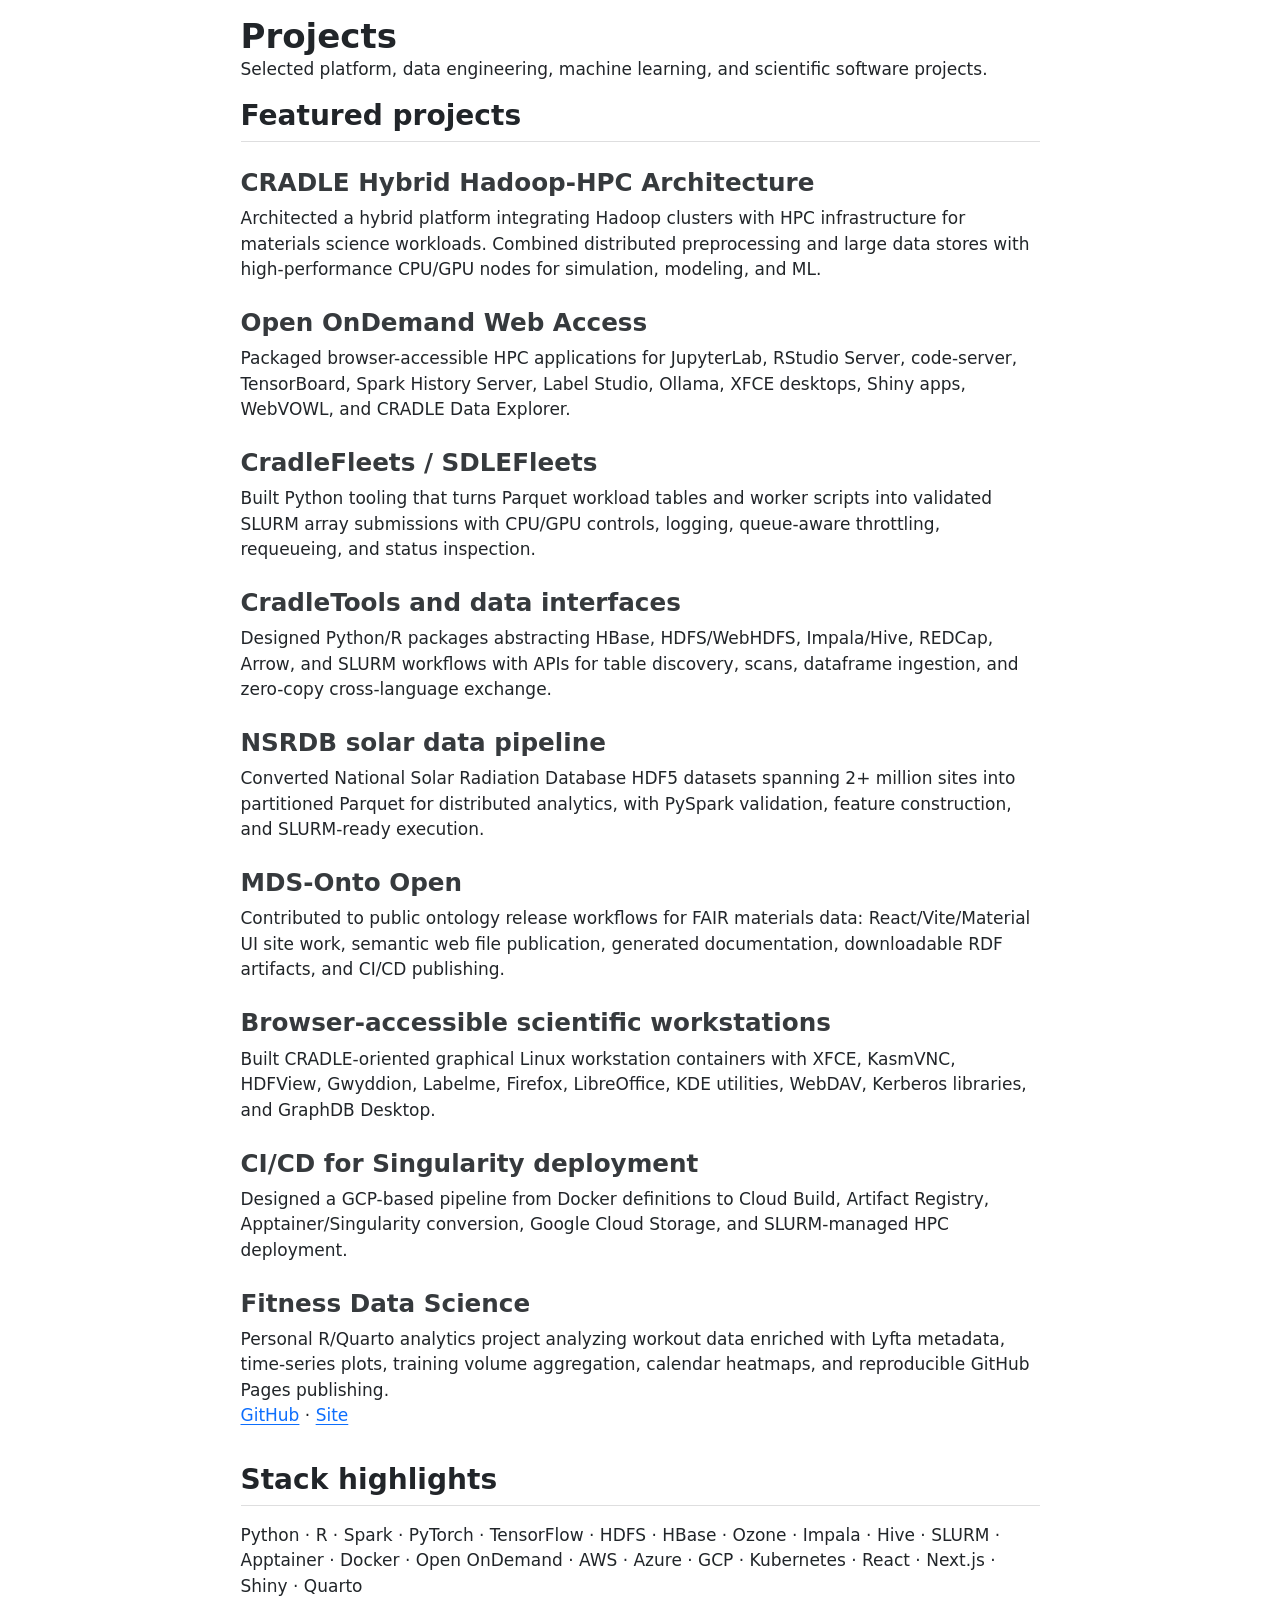
<file: projects.html>
<!DOCTYPE html>
<html xmlns="http://www.w3.org/1999/xhtml" lang="en" xml:lang="en"><head>

<meta charset="utf-8">
<meta name="generator" content="quarto-1.8.26">

<meta name="viewport" content="width=device-width, initial-scale=1.0, user-scalable=yes">

<meta name="description" content="Selected platform, data engineering, machine learning, and scientific software projects.">

<title>Projects</title>
<style>
code{white-space: pre-wrap;}
span.smallcaps{font-variant: small-caps;}
div.columns{display: flex; gap: min(4vw, 1.5em);}
div.column{flex: auto; overflow-x: auto;}
div.hanging-indent{margin-left: 1.5em; text-indent: -1.5em;}
ul.task-list{list-style: none;}
ul.task-list li input[type="checkbox"] {
  width: 0.8em;
  margin: 0 0.8em 0.2em -1em; /* quarto-specific, see https://github.com/quarto-dev/quarto-cli/issues/4556 */ 
  vertical-align: middle;
}
</style>


<script src="projects_files/libs/clipboard/clipboard.min.js"></script>
<script src="projects_files/libs/quarto-html/quarto.js" type="module"></script>
<script src="projects_files/libs/quarto-html/tabsets/tabsets.js" type="module"></script>
<script src="projects_files/libs/quarto-html/axe/axe-check.js" type="module"></script>
<script src="projects_files/libs/quarto-html/popper.min.js"></script>
<script src="projects_files/libs/quarto-html/tippy.umd.min.js"></script>
<script src="projects_files/libs/quarto-html/anchor.min.js"></script>
<link href="projects_files/libs/quarto-html/tippy.css" rel="stylesheet">
<link href="projects_files/libs/quarto-html/quarto-syntax-highlighting-587c61ba64f3a5504c4d52d930310e48.css" rel="stylesheet" id="quarto-text-highlighting-styles">
<script src="projects_files/libs/bootstrap/bootstrap.min.js"></script>
<link href="projects_files/libs/bootstrap/bootstrap-icons.css" rel="stylesheet">
<link href="projects_files/libs/bootstrap/bootstrap-610c04776466c8386c00cf9ce37f020a.min.css" rel="stylesheet" append-hash="true" id="quarto-bootstrap" data-mode="light">


</head>

<body class="fullcontent quarto-light">

<div id="quarto-content" class="page-columns page-rows-contents page-layout-article">

<main class="content" id="quarto-document-content">

<header id="title-block-header" class="quarto-title-block default">
<div class="quarto-title">
<h1 class="title">Projects</h1>
</div>

<div>
  <div class="description">
    Selected platform, data engineering, machine learning, and scientific software projects.
  </div>
</div>


<div class="quarto-title-meta">

    
  
    
  </div>
  


</header>


<section id="featured-projects" class="level2">
<h2 class="anchored" data-anchor-id="featured-projects">Featured projects</h2>
<div class="card-grid">
<section id="cradle-hybrid-hadoop-hpc-architecture" class="level3 portfolio-card">
<h3 class="anchored" data-anchor-id="cradle-hybrid-hadoop-hpc-architecture">CRADLE Hybrid Hadoop-HPC Architecture</h3>
<p>Architected a hybrid platform integrating Hadoop clusters with HPC infrastructure for materials science workloads. Combined distributed preprocessing and large data stores with high-performance CPU/GPU nodes for simulation, modeling, and ML.</p>
</section>
<section id="open-ondemand-web-access" class="level3 portfolio-card">
<h3 class="anchored" data-anchor-id="open-ondemand-web-access">Open OnDemand Web Access</h3>
<p>Packaged browser-accessible HPC applications for JupyterLab, RStudio Server, code-server, TensorBoard, Spark History Server, Label Studio, Ollama, XFCE desktops, Shiny apps, WebVOWL, and CRADLE Data Explorer.</p>
</section>
<section id="cradlefleets-sdlefleets" class="level3 portfolio-card">
<h3 class="anchored" data-anchor-id="cradlefleets-sdlefleets">CradleFleets / SDLEFleets</h3>
<p>Built Python tooling that turns Parquet workload tables and worker scripts into validated SLURM array submissions with CPU/GPU controls, logging, queue-aware throttling, requeueing, and status inspection.</p>
</section>
<section id="cradletools-and-data-interfaces" class="level3 portfolio-card">
<h3 class="anchored" data-anchor-id="cradletools-and-data-interfaces">CradleTools and data interfaces</h3>
<p>Designed Python/R packages abstracting HBase, HDFS/WebHDFS, Impala/Hive, REDCap, Arrow, and SLURM workflows with APIs for table discovery, scans, dataframe ingestion, and zero-copy cross-language exchange.</p>
</section>
<section id="nsrdb-solar-data-pipeline" class="level3 portfolio-card">
<h3 class="anchored" data-anchor-id="nsrdb-solar-data-pipeline">NSRDB solar data pipeline</h3>
<p>Converted National Solar Radiation Database HDF5 datasets spanning 2+ million sites into partitioned Parquet for distributed analytics, with PySpark validation, feature construction, and SLURM-ready execution.</p>
</section>
<section id="mds-onto-open" class="level3 portfolio-card">
<h3 class="anchored" data-anchor-id="mds-onto-open">MDS-Onto Open</h3>
<p>Contributed to public ontology release workflows for FAIR materials data: React/Vite/Material UI site work, semantic web file publication, generated documentation, downloadable RDF artifacts, and CI/CD publishing.</p>
</section>
<section id="browser-accessible-scientific-workstations" class="level3 portfolio-card">
<h3 class="anchored" data-anchor-id="browser-accessible-scientific-workstations">Browser-accessible scientific workstations</h3>
<p>Built CRADLE-oriented graphical Linux workstation containers with XFCE, KasmVNC, HDFView, Gwyddion, Labelme, Firefox, LibreOffice, KDE utilities, WebDAV, Kerberos libraries, and GraphDB Desktop.</p>
</section>
<section id="cicd-for-singularity-deployment" class="level3 portfolio-card">
<h3 class="anchored" data-anchor-id="cicd-for-singularity-deployment">CI/CD for Singularity deployment</h3>
<p>Designed a GCP-based pipeline from Docker definitions to Cloud Build, Artifact Registry, Apptainer/Singularity conversion, Google Cloud Storage, and SLURM-managed HPC deployment.</p>
</section>
<section id="fitness-data-science" class="level3 portfolio-card">
<h3 class="anchored" data-anchor-id="fitness-data-science">Fitness Data Science</h3>
<p>Personal R/Quarto analytics project analyzing workout data enriched with Lyfta metadata, time-series plots, training volume aggregation, calendar heatmaps, and reproducible GitHub Pages publishing.<br>
<a href="https://github.com/arafathnihar/fitness-data-science">GitHub</a> · <a href="https://arafathnihar.github.io/fitness-data-science/">Site</a></p>
</section>
</div>
</section>
<section id="stack-highlights" class="level2">
<h2 class="anchored" data-anchor-id="stack-highlights">Stack highlights</h2>
<p>Python · R · Spark · PyTorch · TensorFlow · HDFS · HBase · Ozone · Impala · Hive · SLURM · Apptainer · Docker · Open OnDemand · AWS · Azure · GCP · Kubernetes · React · Next.js · Shiny · Quarto</p>
</section>

</main>
<!-- /main column -->
<script id="quarto-html-after-body" type="application/javascript">
  window.document.addEventListener("DOMContentLoaded", function (event) {
    const icon = "";
    const anchorJS = new window.AnchorJS();
    anchorJS.options = {
      placement: 'right',
      icon: icon
    };
    anchorJS.add('.anchored');
    const isCodeAnnotation = (el) => {
      for (const clz of el.classList) {
        if (clz.startsWith('code-annotation-')) {                     
          return true;
        }
      }
      return false;
    }
    const onCopySuccess = function(e) {
      // button target
      const button = e.trigger;
      // don't keep focus
      button.blur();
      // flash "checked"
      button.classList.add('code-copy-button-checked');
      var currentTitle = button.getAttribute("title");
      button.setAttribute("title", "Copied!");
      let tooltip;
      if (window.bootstrap) {
        button.setAttribute("data-bs-toggle", "tooltip");
        button.setAttribute("data-bs-placement", "left");
        button.setAttribute("data-bs-title", "Copied!");
        tooltip = new bootstrap.Tooltip(button, 
          { trigger: "manual", 
            customClass: "code-copy-button-tooltip",
            offset: [0, -8]});
        tooltip.show();    
      }
      setTimeout(function() {
        if (tooltip) {
          tooltip.hide();
          button.removeAttribute("data-bs-title");
          button.removeAttribute("data-bs-toggle");
          button.removeAttribute("data-bs-placement");
        }
        button.setAttribute("title", currentTitle);
        button.classList.remove('code-copy-button-checked');
      }, 1000);
      // clear code selection
      e.clearSelection();
    }
    const getTextToCopy = function(trigger) {
      const outerScaffold = trigger.parentElement.cloneNode(true);
      const codeEl = outerScaffold.querySelector('code');
      for (const childEl of codeEl.children) {
        if (isCodeAnnotation(childEl)) {
          childEl.remove();
        }
      }
      return codeEl.innerText;
    }
    const clipboard = new window.ClipboardJS('.code-copy-button:not([data-in-quarto-modal])', {
      text: getTextToCopy
    });
    clipboard.on('success', onCopySuccess);
    if (window.document.getElementById('quarto-embedded-source-code-modal')) {
      const clipboardModal = new window.ClipboardJS('.code-copy-button[data-in-quarto-modal]', {
        text: getTextToCopy,
        container: window.document.getElementById('quarto-embedded-source-code-modal')
      });
      clipboardModal.on('success', onCopySuccess);
    }
      var localhostRegex = new RegExp(/^(?:http|https):\/\/localhost\:?[0-9]*\//);
      var mailtoRegex = new RegExp(/^mailto:/);
        var filterRegex = new RegExp('/' + window.location.host + '/');
      var isInternal = (href) => {
          return filterRegex.test(href) || localhostRegex.test(href) || mailtoRegex.test(href);
      }
      // Inspect non-navigation links and adorn them if external
     var links = window.document.querySelectorAll('a[href]:not(.nav-link):not(.navbar-brand):not(.toc-action):not(.sidebar-link):not(.sidebar-item-toggle):not(.pagination-link):not(.no-external):not([aria-hidden]):not(.dropdown-item):not(.quarto-navigation-tool):not(.about-link)');
      for (var i=0; i<links.length; i++) {
        const link = links[i];
        if (!isInternal(link.href)) {
          // undo the damage that might have been done by quarto-nav.js in the case of
          // links that we want to consider external
          if (link.dataset.originalHref !== undefined) {
            link.href = link.dataset.originalHref;
          }
        }
      }
    function tippyHover(el, contentFn, onTriggerFn, onUntriggerFn) {
      const config = {
        allowHTML: true,
        maxWidth: 500,
        delay: 100,
        arrow: false,
        appendTo: function(el) {
            return el.parentElement;
        },
        interactive: true,
        interactiveBorder: 10,
        theme: 'quarto',
        placement: 'bottom-start',
      };
      if (contentFn) {
        config.content = contentFn;
      }
      if (onTriggerFn) {
        config.onTrigger = onTriggerFn;
      }
      if (onUntriggerFn) {
        config.onUntrigger = onUntriggerFn;
      }
      window.tippy(el, config); 
    }
    const noterefs = window.document.querySelectorAll('a[role="doc-noteref"]');
    for (var i=0; i<noterefs.length; i++) {
      const ref = noterefs[i];
      tippyHover(ref, function() {
        // use id or data attribute instead here
        let href = ref.getAttribute('data-footnote-href') || ref.getAttribute('href');
        try { href = new URL(href).hash; } catch {}
        const id = href.replace(/^#\/?/, "");
        const note = window.document.getElementById(id);
        if (note) {
          return note.innerHTML;
        } else {
          return "";
        }
      });
    }
    const xrefs = window.document.querySelectorAll('a.quarto-xref');
    const processXRef = (id, note) => {
      // Strip column container classes
      const stripColumnClz = (el) => {
        el.classList.remove("page-full", "page-columns");
        if (el.children) {
          for (const child of el.children) {
            stripColumnClz(child);
          }
        }
      }
      stripColumnClz(note)
      if (id === null || id.startsWith('sec-')) {
        // Special case sections, only their first couple elements
        const container = document.createElement("div");
        if (note.children && note.children.length > 2) {
          container.appendChild(note.children[0].cloneNode(true));
          for (let i = 1; i < note.children.length; i++) {
            const child = note.children[i];
            if (child.tagName === "P" && child.innerText === "") {
              continue;
            } else {
              container.appendChild(child.cloneNode(true));
              break;
            }
          }
          if (window.Quarto?.typesetMath) {
            window.Quarto.typesetMath(container);
          }
          return container.innerHTML
        } else {
          if (window.Quarto?.typesetMath) {
            window.Quarto.typesetMath(note);
          }
          return note.innerHTML;
        }
      } else {
        // Remove any anchor links if they are present
        const anchorLink = note.querySelector('a.anchorjs-link');
        if (anchorLink) {
          anchorLink.remove();
        }
        if (window.Quarto?.typesetMath) {
          window.Quarto.typesetMath(note);
        }
        if (note.classList.contains("callout")) {
          return note.outerHTML;
        } else {
          return note.innerHTML;
        }
      }
    }
    for (var i=0; i<xrefs.length; i++) {
      const xref = xrefs[i];
      tippyHover(xref, undefined, function(instance) {
        instance.disable();
        let url = xref.getAttribute('href');
        let hash = undefined; 
        if (url.startsWith('#')) {
          hash = url;
        } else {
          try { hash = new URL(url).hash; } catch {}
        }
        if (hash) {
          const id = hash.replace(/^#\/?/, "");
          const note = window.document.getElementById(id);
          if (note !== null) {
            try {
              const html = processXRef(id, note.cloneNode(true));
              instance.setContent(html);
            } finally {
              instance.enable();
              instance.show();
            }
          } else {
            // See if we can fetch this
            fetch(url.split('#')[0])
            .then(res => res.text())
            .then(html => {
              const parser = new DOMParser();
              const htmlDoc = parser.parseFromString(html, "text/html");
              const note = htmlDoc.getElementById(id);
              if (note !== null) {
                const html = processXRef(id, note);
                instance.setContent(html);
              } 
            }).finally(() => {
              instance.enable();
              instance.show();
            });
          }
        } else {
          // See if we can fetch a full url (with no hash to target)
          // This is a special case and we should probably do some content thinning / targeting
          fetch(url)
          .then(res => res.text())
          .then(html => {
            const parser = new DOMParser();
            const htmlDoc = parser.parseFromString(html, "text/html");
            const note = htmlDoc.querySelector('main.content');
            if (note !== null) {
              // This should only happen for chapter cross references
              // (since there is no id in the URL)
              // remove the first header
              if (note.children.length > 0 && note.children[0].tagName === "HEADER") {
                note.children[0].remove();
              }
              const html = processXRef(null, note);
              instance.setContent(html);
            } 
          }).finally(() => {
            instance.enable();
            instance.show();
          });
        }
      }, function(instance) {
      });
    }
        let selectedAnnoteEl;
        const selectorForAnnotation = ( cell, annotation) => {
          let cellAttr = 'data-code-cell="' + cell + '"';
          let lineAttr = 'data-code-annotation="' +  annotation + '"';
          const selector = 'span[' + cellAttr + '][' + lineAttr + ']';
          return selector;
        }
        const selectCodeLines = (annoteEl) => {
          const doc = window.document;
          const targetCell = annoteEl.getAttribute("data-target-cell");
          const targetAnnotation = annoteEl.getAttribute("data-target-annotation");
          const annoteSpan = window.document.querySelector(selectorForAnnotation(targetCell, targetAnnotation));
          const lines = annoteSpan.getAttribute("data-code-lines").split(",");
          const lineIds = lines.map((line) => {
            return targetCell + "-" + line;
          })
          let top = null;
          let height = null;
          let parent = null;
          if (lineIds.length > 0) {
              //compute the position of the single el (top and bottom and make a div)
              const el = window.document.getElementById(lineIds[0]);
              top = el.offsetTop;
              height = el.offsetHeight;
              parent = el.parentElement.parentElement;
            if (lineIds.length > 1) {
              const lastEl = window.document.getElementById(lineIds[lineIds.length - 1]);
              const bottom = lastEl.offsetTop + lastEl.offsetHeight;
              height = bottom - top;
            }
            if (top !== null && height !== null && parent !== null) {
              // cook up a div (if necessary) and position it 
              let div = window.document.getElementById("code-annotation-line-highlight");
              if (div === null) {
                div = window.document.createElement("div");
                div.setAttribute("id", "code-annotation-line-highlight");
                div.style.position = 'absolute';
                parent.appendChild(div);
              }
              div.style.top = top - 2 + "px";
              div.style.height = height + 4 + "px";
              div.style.left = 0;
              let gutterDiv = window.document.getElementById("code-annotation-line-highlight-gutter");
              if (gutterDiv === null) {
                gutterDiv = window.document.createElement("div");
                gutterDiv.setAttribute("id", "code-annotation-line-highlight-gutter");
                gutterDiv.style.position = 'absolute';
                const codeCell = window.document.getElementById(targetCell);
                const gutter = codeCell.querySelector('.code-annotation-gutter');
                gutter.appendChild(gutterDiv);
              }
              gutterDiv.style.top = top - 2 + "px";
              gutterDiv.style.height = height + 4 + "px";
            }
            selectedAnnoteEl = annoteEl;
          }
        };
        const unselectCodeLines = () => {
          const elementsIds = ["code-annotation-line-highlight", "code-annotation-line-highlight-gutter"];
          elementsIds.forEach((elId) => {
            const div = window.document.getElementById(elId);
            if (div) {
              div.remove();
            }
          });
          selectedAnnoteEl = undefined;
        };
          // Handle positioning of the toggle
      window.addEventListener(
        "resize",
        throttle(() => {
          elRect = undefined;
          if (selectedAnnoteEl) {
            selectCodeLines(selectedAnnoteEl);
          }
        }, 10)
      );
      function throttle(fn, ms) {
      let throttle = false;
      let timer;
        return (...args) => {
          if(!throttle) { // first call gets through
              fn.apply(this, args);
              throttle = true;
          } else { // all the others get throttled
              if(timer) clearTimeout(timer); // cancel #2
              timer = setTimeout(() => {
                fn.apply(this, args);
                timer = throttle = false;
              }, ms);
          }
        };
      }
        // Attach click handler to the DT
        const annoteDls = window.document.querySelectorAll('dt[data-target-cell]');
        for (const annoteDlNode of annoteDls) {
          annoteDlNode.addEventListener('click', (event) => {
            const clickedEl = event.target;
            if (clickedEl !== selectedAnnoteEl) {
              unselectCodeLines();
              const activeEl = window.document.querySelector('dt[data-target-cell].code-annotation-active');
              if (activeEl) {
                activeEl.classList.remove('code-annotation-active');
              }
              selectCodeLines(clickedEl);
              clickedEl.classList.add('code-annotation-active');
            } else {
              // Unselect the line
              unselectCodeLines();
              clickedEl.classList.remove('code-annotation-active');
            }
          });
        }
    const findCites = (el) => {
      const parentEl = el.parentElement;
      if (parentEl) {
        const cites = parentEl.dataset.cites;
        if (cites) {
          return {
            el,
            cites: cites.split(' ')
          };
        } else {
          return findCites(el.parentElement)
        }
      } else {
        return undefined;
      }
    };
    var bibliorefs = window.document.querySelectorAll('a[role="doc-biblioref"]');
    for (var i=0; i<bibliorefs.length; i++) {
      const ref = bibliorefs[i];
      const citeInfo = findCites(ref);
      if (citeInfo) {
        tippyHover(citeInfo.el, function() {
          var popup = window.document.createElement('div');
          citeInfo.cites.forEach(function(cite) {
            var citeDiv = window.document.createElement('div');
            citeDiv.classList.add('hanging-indent');
            citeDiv.classList.add('csl-entry');
            var biblioDiv = window.document.getElementById('ref-' + cite);
            if (biblioDiv) {
              citeDiv.innerHTML = biblioDiv.innerHTML;
            }
            popup.appendChild(citeDiv);
          });
          return popup.innerHTML;
        });
      }
    }
  });
  </script>
</div> <!-- /content -->




</body></html>
</file>
<file: css/style.css>
/*

	Theme Name: Pixicon

	Author: Designstub

	Author URI: www.designstub.com

	License: GNU General Public License version 3.0

	License URI:

	Version: 1.0

	

	1. Body style

	2. Main

	3.

	4. Header

		1. Hgroup

			1. Logo

			2. Nave

			3. Socil Icon

		2. Footer

	5. Countdown

	6. Page Title

	7. Introduction

	8. Subscribe

	9. Contact

*/

@import url(https://fonts.googleapis.com/css?family=Oranienbaum);

html {

	-ms-text-size-adjust: 100%;

	-webkit-text-size-adjust: 100%;

}

*, *:before, *:after {

	-webkit-box-sizing: border-box;

	-moz-box-sizing: border-box;

	box-sizing: border-box;

}

input, textarea {

	-webkit-appearance: none;

	-webkit-border-radius: 0;

}

button, html input[type="button"],/* 1 */ input[type="reset"], input[type="submit"] {

	-webkit-appearance: button;

	cursor: pointer;

 *overflow:visible;

}

body, img {

	transition: all .2s linear;

	-o-transition: all .2s linear;

	-moz-transition: all .2s linear;

	-webkit-transition: all .2s linear;

}

html, body, div, span, object, iframe, h1, h2, h3, h4, h5, h6, p, blockquote, pre, abbr, address, cite, code, del, dfn, em, img, ins, kbd, q, samp, small, strong, sub, sup, var, b, i, dl, dt, dd, ol, ul, li, fieldset, form, label, legend, table, caption, tbody, tfoot, thead, tr, th, td, article, aside, canvas, details, figcaption, figure, footer, header, hgroup, menu, nav, section, summary, time, mark, audio, video, input, main {

	-webkit-box-sizing: border-box;

	-moz-box-sizing: border-box;

	box-sizing: border-box;

	margin: 0;

	padding: 0;

	vertical-align: baseline;

	border: 0;

	outline: 0;

}

article, aside, details, figcaption, figure, footer, header, hgroup, menu, nav, section, img, main {

	display: block

}

audio, canvas, video {

	display: inline-block;

 *display:inline;

 *zoom:1

}

blockquote:before, blockquote:after, q:before, q:after {

	content: '';

	content: none;

}

.clear {

	clear: both;

	line-height: 0;

	height: 0;

}

a {

	text-decoration: none;

	outline: none;

	color: #010101;

	transition-delay: 0s;

	transition-duration: 0.6s;

	transition-property: all;

	transition-timing-function: ease;

}

a:focus, img:focus, button:focus, .btn:focus {

	outline: none;

}



::-moz-selection {

 background-color:#e84d49;

 color:#fff;

 text-shadow:none;

}

::selection {

	background-color: #e84d49;

	color: #fff;

	text-shadow: none;

}

@font-face {

	font-family: 'Roboto', sans-serif;

	font-family: 'Oranienbaum', serif;

}

/*===== Main ===*/

main[role="main-wrapper-iamge"],main[role="main-wrapper-iamge"] > .over-bg-color{ background-image:url(../images/bg-image.jpg); background-size:cover; background-position:50% 0; background-repeat:no-repeat; width:100%; height:100%; position:fixed; width:100%; height:100%}

main[role="main-wrapper-iamge"] > .over-bg-color{background-color:rgba(255,255,255,0.5); background-image:none; padding:0}

/*===== Header ===*/

header[role="header"]{ position: fixed; bottom:0; left:0; right:0; width:100%; padding:0 5%; z-index:6}

header[role="header"] > hgroup{background-color:rgba(255,255,255,0.7); overflow:hidden; position:relative }

header[role="header"] > hgroup > h1{ padding:0; margin:0; display:inline-block; position:relative; z-index:5}

header[role="header"] > hgroup > h1 > a{ background-color:#353535; text-transform:uppercase; font-family: 'Oranienbaum', serif;text-align:center; font-size:24px; line-height:52px;color:#FFF ;display:inline-block; width:157px; font-weight:500; letter-spacing:5px;  }

header[role="header"] > hgroup > h1 > a:hover{ text-decoration:none}

/*===== Nav ===*/

#menu-button{ display:none}

header[role="header"] > hgroup nav{ float:none; clear:both; text-align:center; display:inline-block; position:absolute; left:0; right:0}

header[role="header"] > hgroup nav ul{ padding:0; margin:0; list-style:none; text-align:center; border:none}

header[role="header"] > hgroup nav ul > li{ float:none; display:inline-block; font-size:12px; text-transform:uppercase; letter-spacing:2px; font-weight:400; margin:0 18.5px}

header[role="header"] > hgroup nav ul > li > a{border-radius:0;border:none; padding:0; line-height:52px; display:block;color:#353535}

header[role="header"] > hgroup nav ul > li.active a,header[role="header"] > hgroup nav ul > li a:hover{ background-color: inherit; border:none; color:#e84d49}

header[role="header"] > hgroup nav .nav-tabs>li.active>a, header[role="header"] > hgroup nav .nav-tabs>li.active>a:focus, header[role="header"] > hgroup nav .nav-tabs>li.active>a:hover{ background-color: inherit; border:none;color:#e84d49}

/*===== Socil-Icons ===*/

header[role="header"] > hgroup .mobile-social{ display:none} 

header[role="header"] > hgroup ul[role="socil-icons"]{ list-style:none; padding:0; margin:0; text-align:right; float:right; position:relative; z-index:5}

header[role="header"] > hgroup ul[role="socil-icons"].mobile-social{ display:none}

header[role="header"] > hgroup ul[role="socil-icons"] li{ display:inline-block; margin-right:21px}

header[role="header"] > hgroup ul[role="socil-icons"] li > a{ display:block; line-height:52px; font-size:13px; color:#353535}

header[role="header"] > hgroup ul[role="socil-icons"] li a:hover{ color:#e84d49}

/*===== Footer ===*/

header[role="header"] footer{ text-align:right}

header[role="header"] footer > p,footer.mobile p{ font-size:12px; line-height:50px; color:#353535; font-weight:400}

header[role="header"] footer > p > i,footer.mobile p i{ color:#e84d49; display:inline-block; padding:0 5px}

footer.mobile{ display:none}

/*===== Countdown ===*/

article[role="countdown"].countdown-pan{ padding-top:21.5%}

article[role="countdown"].countdown-pan h2{font-family: 'Oranienbaum', serif; padding:0; margin:0; font-size:24px; line-height:26px; text-transform:uppercase; font-weight:400; letter-spacing:3px}

article[role="countdown"].countdown-pan h2 > span{ font-size:72px; line-height:72px; position:relative; letter-spacing:inherit; display:inline-block}

article[role="countdown"].countdown-pan h2 > span:after{ content:""; display:block; width:98px; height:3px; position:absolute; left:0; right:0; bottom:-5px; margin:0 auto; background-color:#e84d49}

article[role="countdown"].countdown-pan > p{ text-transform:uppercase; font-weight:700; letter-spacing:3px; margin:0; padding:0; padding-top:29px}

/*===== Page-title ===*/

article header.page-title h2{ text-align:center;font-family: 'Oranienbaum', serif; text-transform:uppercase; font-size:24px; line-height:26px; color:#353535; font-weight:400; letter-spacing:3px; position:relative; margin-bottom:36px; padding:0; margin-top:0}

article header.page-title h2:after{ content:""; display:block; width:98px; height:3px; position:absolute; left:0; right:0; bottom:-12px; margin:0 auto; background-color:#e84d49}

/*===== Introduction ===*/

article[role="introduction"].introduction-pan{ padding-top:17.6%}

article[role="introduction"].introduction-pan p{ letter-spacing:1px; line-height:18px; font-weight:300}

article[role="introduction"].introduction-pan ul{ margin:0; padding:0; text-align:center; padding-top:50px;}

article[role="introduction"].introduction-pan ul > li{ display:inline-block; margin:0 25px}

article[role="introduction"].introduction-pan ul > li,article[role="introduction"].introduction-pan ul > li > i,article[role="introduction"].introduction-pan ul > li > h6,article[role="subscribe"].subscribe-pan form label,article[role="subscribe"].subscribe-pan form label i{transition-delay: 0s;transition-duration: 0.6s;transition-property: all;transition-timing-function: ease;}

article[role="introduction"].introduction-pan ul > li > i{ font-size:26px; padding-bottom:18px}

article[role="introduction"].introduction-pan ul > li > h6{ font-weight:700; font-size:12px; line-height:13px; text-transform:uppercase; letter-spacing:2px}

article[role="introduction"].introduction-pan ul > li > p{ font-size:12px; line-height:18px; letter-spacing:inherit; padding-top:5px}

article[role="introduction"].introduction-pan ul > li:hover i{ color:#e84d49}

/*===== Subscribe ===*/

article[role="subscribe"].subscribe-pan{ padding-top:22.6%}

article[role="subscribe"].subscribe-pan form{width:429px; margin:0 auto; display:block; overflow:hidden; padding-top:5px; padding-bottom:10px}

article[role="subscribe"].subscribe-pan form input[type="email"]{ display:block; width:369px; height:50px; outline:none; padding:0 10px; border:1px solid #353535; background-color: inherit; font-size:15px; line-height:16px; color:#353535; font-weight:300; float:left}

article[role="subscribe"].subscribe-pan form label{ float:right; width:60px; height:50px; position:relative}

article[role="subscribe"].subscribe-pan form label input{ font-size:0; display:block; border:none; outline:none; cursor:pointer;width:60px; height:50px; background-color:#35373e}

article[role="subscribe"].subscribe-pan form label i { position:absolute; left:0; right:0; top:0; bottom:0; margin:auto; font-size:24px; color:#babbbd; cursor:pointer; line-height:50px}

article[role="subscribe"].subscribe-pan form label:hover input{ background-color:#e84d49}

article[role="subscribe"].subscribe-pan form label:hover i{ color:#FFF}

article[role="subscribe"].subscribe-pan form ::-webkit-input-placeholder { color:#353535; }

article[role="subscribe"].subscribe-pan form ::-moz-placeholder { color:#353535; } /* firefox 19+ */

article[role="subscribe"].subscribe-pan form :-ms-input-placeholder { color:#353535; } /* ie */

article[role="subscribe"].subscribe-pan form input:-moz-placeholder { color:#353535; }

article[role="subscribe"].subscribe-pan > p{ font-size:13px; letter-spacing:1px; font-weight:300}

.error_message{ color:#e84d49}

#success_page h3,#success_page p{color:#60ca6f }

/*===== Contact ===*/

article[role="contact"].contact-pan{ padding-top:22.6%}

article[role="contact"].contact-pan h3{ font-size:30px; line-height:32px; font-weight:700}

article[role="contact"].contact-pan h3 > a{ color:#353535; text-decoration:none}

article[role="contact"].contact-pan ul{ text-align:center; list-style:none; padding:0; margin:0; padding-top:8px}

article[role="contact"].contact-pan ul > li{ display:inline-block; font-size:19px; line-height:20px; margin:0 4px}

article[role="contact"].contact-pan ul > li i{ padding-right:3px}

article[role="contact"].contact-pan ul > li > a{ color:#353535;text-decoration:none}

article[role="contact"].contact-pan a:hover{ color:#e84d49}
</file>
<file: css/responsive.css>
/* lg */
@media (min-width:1400px) and (max-width:1920px) {
	article.countdown-pan[role="countdown"]{padding-top:31.5%}
	article.introduction-pan[role="introduction"]{ padding-top:23.6%}
	article.subscribe-pan[role="subscribe"],article.contact-pan[role="contact"]{ padding-top:32.6%}
}
/* lg */
/*@media (min-width:1200px) and (max-width:1401px) {
	article.countdown-pan[role="countdown"]{padding-top:20.5%}
	article.introduction-pan[role="introduction"]{ padding-top:10.6%}
	article.subscribe-pan[role="subscribe"],article.contact-pan[role="contact"]{ padding-top:15.6%}
}*/
/* md */
@media (min-width: 992px) and (max-width: 1199px) {
	article.countdown-pan[role="countdown"]{padding-top:31.5%}
	article.introduction-pan[role="introduction"]{ padding-top:23.6%}
	article.subscribe-pan[role="subscribe"],article.contact-pan[role="contact"]{ padding-top:32.6%}
}
/* sm */
@media (min-width: 768px) and (max-width: 991px) {
	article.countdown-pan[role="countdown"]{padding-top:53.5%}
	article.introduction-pan[role="introduction"]{ padding-top:53.5%}
	article.subscribe-pan[role="subscribe"],article.contact-pan[role="contact"]{ padding-top:53.5%}
	header[role="header"]{ padding:0 1%}
	header[role="header"] > hgroup nav ul > li{ margin:0 4.5px}
}
/* xs */
@media (max-width: 767px) {
	body{background-image:url(../images/bg-co.png),url(../images/bg-image.jpg);background-position:47% 0; position:static; background-size:cover;background-repeat:repeat,no-repeat;}
	main[role="main-wrapper-iamge"],main[role="main-wrapper-iamge"] > .over-bg-color{ position: static; background-image:none}
	main[role="main-wrapper-iamge"]{ background-image: none}
	main[role="main-wrapper-iamge"] > .over-bg-color{ background-color:inherit}
	article.countdown-pan[role="countdown"],article.subscribe-pan[role="subscribe"],article.contact-pan[role="contact"]{ padding-bottom:60%; padding-top:30%}
	article.introduction-pan[role="introduction"]{ padding-top:30.6%}
	
	header[role="header"] > hgroup > h1 > a{ width:120%; line-height:39px; font-size:20px}
	
	header[role="header"]{ top:6px; bottom:inherit; padding:0 2%}
	header[role="header"] > hgroup{ overflow:inherit; padding:2%}
	header[role="header"] > hgroup nav{ position: relative;width:100%; text-align:center}
	footer.desk,header[role="header"] > hgroup ul[role="socil-icons"].desk-social{ display:none}
	header[role="header"] > hgroup nav ul,header[role="header"] > hgroup ul[role="socil-icons"]{ text-align:center; width:100%}
	header[role="header"] > hgroup nav ul > li{ display:block; margin:0; border-bottom:1px solid #CCC}
	header[role="header"] > hgroup nav ul > li a{ line-height:40px}
	footer.mobile p{ text-align:center; line-height:18px}
	header[role="header"] > hgroup div[role="socil-icons"]{ clear:both; display:block; margin:8px 0}
	header[role="header"] > hgroup div[role="socil-icons"] li{ display:inline-block; margin:0 6px}
	header[role="header"] > hgroup div[role="socil-icons"] li a{ color:#353535}
	header[role="header"] > hgroup div[role="socil-icons"] li a:hover{color:#e84d49}
	
	#menu-button{ display: block; position:absolute; right:1%; top:-41px; font-size:0; background-color:#353535; padding:3px 7px; cursor:pointer}
	#menu-button:hover{background-color:#e84d49;}
	#menu-button i{font-family:'FontAwesome'; font-size:21px; line-height:23px; color:#FFF; font-weight:normal}
	
	article.introduction-pan[role="introduction"] ul > li,article.contact-pan[role="contact"] ul > li{ display:block; margin:0; margin-bottom:20px}
	article.subscribe-pan[role="subscribe"] form{ width:100%}
	article.subscribe-pan[role="subscribe"] form input[type="email"]{ width:79.2%}
	article.contact-pan[role="contact"] h3{ font-size:24px; line-height:26px}
	article header.page-title h2{ font-size:22px}
	footer.mobile{ display:block}
}
@media (max-width:414px) {
	article.countdown-pan[role="countdown"],article.subscribe-pan[role="subscribe"],article.contact-pan[role="contact"]{ padding-bottom:60%; padding-top:60%}
	article.introduction-pan[role="introduction"]{ padding-top:60.6%}
}
</file>
<file: docs/site_libs/quarto-html/tippy.css>
.tippy-box[data-animation=fade][data-state=hidden]{opacity:0}[data-tippy-root]{max-width:calc(100vw - 10px)}.tippy-box{position:relative;background-color:#333;color:#fff;border-radius:4px;font-size:14px;line-height:1.4;white-space:normal;outline:0;transition-property:transform,visibility,opacity}.tippy-box[data-placement^=top]>.tippy-arrow{bottom:0}.tippy-box[data-placement^=top]>.tippy-arrow:before{bottom:-7px;left:0;border-width:8px 8px 0;border-top-color:initial;transform-origin:center top}.tippy-box[data-placement^=bottom]>.tippy-arrow{top:0}.tippy-box[data-placement^=bottom]>.tippy-arrow:before{top:-7px;left:0;border-width:0 8px 8px;border-bottom-color:initial;transform-origin:center bottom}.tippy-box[data-placement^=left]>.tippy-arrow{right:0}.tippy-box[data-placement^=left]>.tippy-arrow:before{border-width:8px 0 8px 8px;border-left-color:initial;right:-7px;transform-origin:center left}.tippy-box[data-placement^=right]>.tippy-arrow{left:0}.tippy-box[data-placement^=right]>.tippy-arrow:before{left:-7px;border-width:8px 8px 8px 0;border-right-color:initial;transform-origin:center right}.tippy-box[data-inertia][data-state=visible]{transition-timing-function:cubic-bezier(.54,1.5,.38,1.11)}.tippy-arrow{width:16px;height:16px;color:#333}.tippy-arrow:before{content:"";position:absolute;border-color:transparent;border-style:solid}.tippy-content{position:relative;padding:5px 9px;z-index:1}
</file>
<file: docs/site_libs/quarto-html/quarto-syntax-highlighting-7f8f88aac4f3542376d5c11b86a4c14d.css>
/* quarto syntax highlight colors */
:root {
  --quarto-hl-ot-color: #003B4F;
  --quarto-hl-at-color: #657422;
  --quarto-hl-ss-color: #20794D;
  --quarto-hl-an-color: #5E5E5E;
  --quarto-hl-fu-color: #4758AB;
  --quarto-hl-st-color: #20794D;
  --quarto-hl-cf-color: #003B4F;
  --quarto-hl-op-color: #5E5E5E;
  --quarto-hl-er-color: #AD0000;
  --quarto-hl-bn-color: #AD0000;
  --quarto-hl-al-color: #AD0000;
  --quarto-hl-va-color: #111111;
  --quarto-hl-bu-color: inherit;
  --quarto-hl-ex-color: inherit;
  --quarto-hl-pp-color: #AD0000;
  --quarto-hl-in-color: #5E5E5E;
  --quarto-hl-vs-color: #20794D;
  --quarto-hl-wa-color: #5E5E5E;
  --quarto-hl-do-color: #5E5E5E;
  --quarto-hl-im-color: #00769E;
  --quarto-hl-ch-color: #20794D;
  --quarto-hl-dt-color: #AD0000;
  --quarto-hl-fl-color: #AD0000;
  --quarto-hl-co-color: #5E5E5E;
  --quarto-hl-cv-color: #5E5E5E;
  --quarto-hl-cn-color: #8f5902;
  --quarto-hl-sc-color: #5E5E5E;
  --quarto-hl-dv-color: #AD0000;
  --quarto-hl-kw-color: #003B4F;
}

/* other quarto variables */
:root {
  --quarto-font-monospace: SFMono-Regular, Menlo, Monaco, Consolas, "Liberation Mono", "Courier New", monospace;
}

/* syntax highlight based on Pandoc's rules */
pre > code.sourceCode > span {
  color: #003B4F;
}

code.sourceCode > span {
  color: #003B4F;
}

div.sourceCode,
div.sourceCode pre.sourceCode {
  color: #003B4F;
}

/* Normal */
code span {
  color: #003B4F;
}

/* Alert */
code span.al {
  color: #AD0000;
  font-style: inherit;
}

/* Annotation */
code span.an {
  color: #5E5E5E;
  font-style: inherit;
}

/* Attribute */
code span.at {
  color: #657422;
  font-style: inherit;
}

/* BaseN */
code span.bn {
  color: #AD0000;
  font-style: inherit;
}

/* BuiltIn */
code span.bu {
  font-style: inherit;
}

/* ControlFlow */
code span.cf {
  color: #003B4F;
  font-weight: bold;
  font-style: inherit;
}

/* Char */
code span.ch {
  color: #20794D;
  font-style: inherit;
}

/* Constant */
code span.cn {
  color: #8f5902;
  font-style: inherit;
}

/* Comment */
code span.co {
  color: #5E5E5E;
  font-style: inherit;
}

/* CommentVar */
code span.cv {
  color: #5E5E5E;
  font-style: italic;
}

/* Documentation */
code span.do {
  color: #5E5E5E;
  font-style: italic;
}

/* DataType */
code span.dt {
  color: #AD0000;
  font-style: inherit;
}

/* DecVal */
code span.dv {
  color: #AD0000;
  font-style: inherit;
}

/* Error */
code span.er {
  color: #AD0000;
  font-style: inherit;
}

/* Extension */
code span.ex {
  font-style: inherit;
}

/* Float */
code span.fl {
  color: #AD0000;
  font-style: inherit;
}

/* Function */
code span.fu {
  color: #4758AB;
  font-style: inherit;
}

/* Import */
code span.im {
  color: #00769E;
  font-style: inherit;
}

/* Information */
code span.in {
  color: #5E5E5E;
  font-style: inherit;
}

/* Keyword */
code span.kw {
  color: #003B4F;
  font-weight: bold;
  font-style: inherit;
}

/* Operator */
code span.op {
  color: #5E5E5E;
  font-style: inherit;
}

/* Other */
code span.ot {
  color: #003B4F;
  font-style: inherit;
}

/* Preprocessor */
code span.pp {
  color: #AD0000;
  font-style: inherit;
}

/* SpecialChar */
code span.sc {
  color: #5E5E5E;
  font-style: inherit;
}

/* SpecialString */
code span.ss {
  color: #20794D;
  font-style: inherit;
}

/* String */
code span.st {
  color: #20794D;
  font-style: inherit;
}

/* Variable */
code span.va {
  color: #111111;
  font-style: inherit;
}

/* VerbatimString */
code span.vs {
  color: #20794D;
  font-style: inherit;
}

/* Warning */
code span.wa {
  color: #5E5E5E;
  font-style: italic;
}

.prevent-inlining {
  content: "</";
}

/*# sourceMappingURL=789ad8cd35626ba772517505b42a116e.css.map */
</file>
<file: projects_files/libs/quarto-html/tippy.css>
.tippy-box[data-animation=fade][data-state=hidden]{opacity:0}[data-tippy-root]{max-width:calc(100vw - 10px)}.tippy-box{position:relative;background-color:#333;color:#fff;border-radius:4px;font-size:14px;line-height:1.4;white-space:normal;outline:0;transition-property:transform,visibility,opacity}.tippy-box[data-placement^=top]>.tippy-arrow{bottom:0}.tippy-box[data-placement^=top]>.tippy-arrow:before{bottom:-7px;left:0;border-width:8px 8px 0;border-top-color:initial;transform-origin:center top}.tippy-box[data-placement^=bottom]>.tippy-arrow{top:0}.tippy-box[data-placement^=bottom]>.tippy-arrow:before{top:-7px;left:0;border-width:0 8px 8px;border-bottom-color:initial;transform-origin:center bottom}.tippy-box[data-placement^=left]>.tippy-arrow{right:0}.tippy-box[data-placement^=left]>.tippy-arrow:before{border-width:8px 0 8px 8px;border-left-color:initial;right:-7px;transform-origin:center left}.tippy-box[data-placement^=right]>.tippy-arrow{left:0}.tippy-box[data-placement^=right]>.tippy-arrow:before{left:-7px;border-width:8px 8px 8px 0;border-right-color:initial;transform-origin:center right}.tippy-box[data-inertia][data-state=visible]{transition-timing-function:cubic-bezier(.54,1.5,.38,1.11)}.tippy-arrow{width:16px;height:16px;color:#333}.tippy-arrow:before{content:"";position:absolute;border-color:transparent;border-style:solid}.tippy-content{position:relative;padding:5px 9px;z-index:1}
</file>
<file: projects_files/libs/quarto-html/quarto-syntax-highlighting-587c61ba64f3a5504c4d52d930310e48.css>
/* quarto syntax highlight colors */
:root {
  --quarto-hl-ot-color: #003B4F;
  --quarto-hl-at-color: #657422;
  --quarto-hl-ss-color: #20794D;
  --quarto-hl-an-color: #5E5E5E;
  --quarto-hl-fu-color: #4758AB;
  --quarto-hl-st-color: #20794D;
  --quarto-hl-cf-color: #003B4F;
  --quarto-hl-op-color: #5E5E5E;
  --quarto-hl-er-color: #AD0000;
  --quarto-hl-bn-color: #AD0000;
  --quarto-hl-al-color: #AD0000;
  --quarto-hl-va-color: #111111;
  --quarto-hl-bu-color: inherit;
  --quarto-hl-ex-color: inherit;
  --quarto-hl-pp-color: #AD0000;
  --quarto-hl-in-color: #5E5E5E;
  --quarto-hl-vs-color: #20794D;
  --quarto-hl-wa-color: #5E5E5E;
  --quarto-hl-do-color: #5E5E5E;
  --quarto-hl-im-color: #00769E;
  --quarto-hl-ch-color: #20794D;
  --quarto-hl-dt-color: #AD0000;
  --quarto-hl-fl-color: #AD0000;
  --quarto-hl-co-color: #5E5E5E;
  --quarto-hl-cv-color: #5E5E5E;
  --quarto-hl-cn-color: #8f5902;
  --quarto-hl-sc-color: #5E5E5E;
  --quarto-hl-dv-color: #AD0000;
  --quarto-hl-kw-color: #003B4F;
}

/* other quarto variables */
:root {
  --quarto-font-monospace: SFMono-Regular, Menlo, Monaco, Consolas, "Liberation Mono", "Courier New", monospace;
}

/* syntax highlight based on Pandoc's rules */
pre > code.sourceCode > span {
  color: #003B4F;
}

code.sourceCode > span {
  color: #003B4F;
}

div.sourceCode,
div.sourceCode pre.sourceCode {
  color: #003B4F;
}

/* Normal */
code span {
  color: #003B4F;
}

/* Alert */
code span.al {
  color: #AD0000;
  font-style: inherit;
}

/* Annotation */
code span.an {
  color: #5E5E5E;
  font-style: inherit;
}

/* Attribute */
code span.at {
  color: #657422;
  font-style: inherit;
}

/* BaseN */
code span.bn {
  color: #AD0000;
  font-style: inherit;
}

/* BuiltIn */
code span.bu {
  font-style: inherit;
}

/* ControlFlow */
code span.cf {
  color: #003B4F;
  font-weight: bold;
  font-style: inherit;
}

/* Char */
code span.ch {
  color: #20794D;
  font-style: inherit;
}

/* Constant */
code span.cn {
  color: #8f5902;
  font-style: inherit;
}

/* Comment */
code span.co {
  color: #5E5E5E;
  font-style: inherit;
}

/* CommentVar */
code span.cv {
  color: #5E5E5E;
  font-style: italic;
}

/* Documentation */
code span.do {
  color: #5E5E5E;
  font-style: italic;
}

/* DataType */
code span.dt {
  color: #AD0000;
  font-style: inherit;
}

/* DecVal */
code span.dv {
  color: #AD0000;
  font-style: inherit;
}

/* Error */
code span.er {
  color: #AD0000;
  font-style: inherit;
}

/* Extension */
code span.ex {
  font-style: inherit;
}

/* Float */
code span.fl {
  color: #AD0000;
  font-style: inherit;
}

/* Function */
code span.fu {
  color: #4758AB;
  font-style: inherit;
}

/* Import */
code span.im {
  color: #00769E;
  font-style: inherit;
}

/* Information */
code span.in {
  color: #5E5E5E;
  font-style: inherit;
}

/* Keyword */
code span.kw {
  color: #003B4F;
  font-weight: bold;
  font-style: inherit;
}

/* Operator */
code span.op {
  color: #5E5E5E;
  font-style: inherit;
}

/* Other */
code span.ot {
  color: #003B4F;
  font-style: inherit;
}

/* Preprocessor */
code span.pp {
  color: #AD0000;
  font-style: inherit;
}

/* SpecialChar */
code span.sc {
  color: #5E5E5E;
  font-style: inherit;
}

/* SpecialString */
code span.ss {
  color: #20794D;
  font-style: inherit;
}

/* String */
code span.st {
  color: #20794D;
  font-style: inherit;
}

/* Variable */
code span.va {
  color: #111111;
  font-style: inherit;
}

/* VerbatimString */
code span.vs {
  color: #20794D;
  font-style: inherit;
}

/* Warning */
code span.wa {
  color: #5E5E5E;
  font-style: italic;
}

.prevent-inlining {
  content: "</";
}

/*# sourceMappingURL=2dce1cc6c82594539e1579de68416b47.css.map */
</file>
